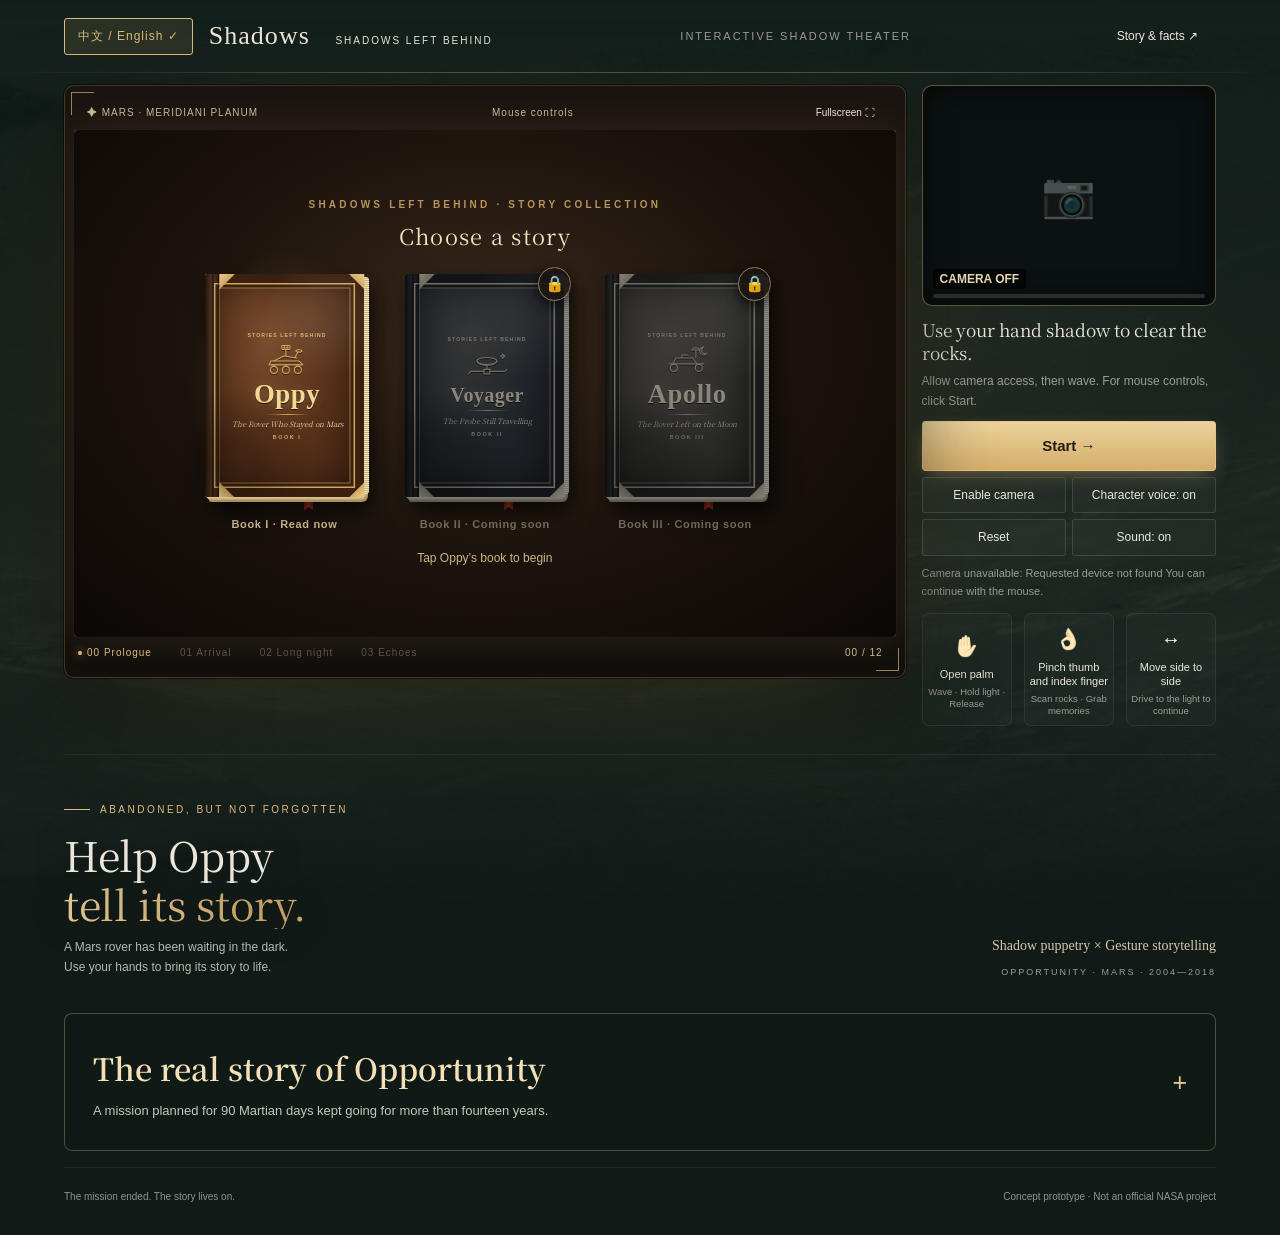
<file: index.html>
<!doctype html>
<html lang="zh-CN"><meta charset="utf-8"><meta name="viewport" content="width=device-width,initial-scale=1"><title>余影 · Shadows Left Behind</title><link rel="stylesheet" href="style.css?v=20261115-rec5">
<body><header><div class="header-left"><button id="language" type="button" aria-label="Switch to English">中文 / English</button><a class="brand" href="#">余影 <span>SHADOWS LEFT BEHIND</span></a></div><span class="edition">交互皮影实验 / 001</span><button id="about">作品与史实 ↗</button></header>
<main><div class="play">
<section class="theater"><div class="stage-top"><span>✦ 火星 · 子午线高原</span><span id="mode">鼠标模式 · 移动鼠标操偶</span><button id="fullscreen">全屏舞台 ⛶</button></div><div class="screen" id="screen"><canvas id="stage" aria-label="机遇号互动皮影舞台"></canvas><div class="act-label" id="act-label">序幕 / 等待一双手</div><div class="stage-hint" id="stage-hint">移动鼠标，让皮影跟随你 · 点击「开始故事」</div><figure id="nasa-record" hidden>
 <img id="nasa-photo" alt="">
 <figcaption><strong id="nasa-title"></strong><span id="nasa-detail"></span><a id="nasa-source" target="_blank" rel="noopener"></a></figcaption>
</figure><div id="act-curtain" aria-hidden="true"></div><section id="cam-card" aria-labelledby="cam-card-title"><span class="cam-card-icon" aria-hidden="true">📷</span><h2 id="cam-card-title"></h2><p id="cam-card-text"></p><p id="cam-card-privacy"></p><div class="cam-card-actions"><button type="button" class="primary" id="cam-card-on"></button><button type="button" id="cam-card-mouse"></button></div></section><div id="gesture-coach" hidden><span id="coach-hand" aria-hidden="true"></span><span id="coach-text"></span><small id="coach-hint" hidden></small></div><section id="evidence" aria-labelledby="evidence-title" hidden>
<h2 id="evidence-title"></h2><p id="evidence-note"></p>
<div id="evidence-options"><button type="button" id="evidence-a"></button><button type="button" id="evidence-b"></button><button type="button" id="evidence-c"></button></div>
<i id="evidence-cursor" aria-hidden="true" hidden></i><p id="evidence-feedback" role="status"></p><button type="button" class="primary" id="evidence-next" hidden></button>
</section><section id="storybook" aria-labelledby="sb-title"><div class="sb-rays" aria-hidden="true"></div><div class="sb-dust" id="sb-dust" aria-hidden="true"></div><div class="sb-inner">
 <p class="sb-eyebrow" id="sb-eyebrow"></p><h2 class="sb-title" id="sb-title"></h2>
 <div class="sb-shelf" id="sb-shelf"></div>
 <p class="sb-hint" id="sb-hint" role="status"></p>
</div><div class="sb-sparks" id="sb-sparks" aria-hidden="true"></div><div class="sb-flash" aria-hidden="true"></div></section><div class="caption"><span id="speaker">OPPORTUNITY / 机遇号</span><p id="line" aria-live="polite">如果你能听见，请借我一点光。</p></div><div id="ending" hidden><span>ABANDONED, BUT NOT FORGOTTEN</span><h2>我留在了火星。<br>我的故事，抵达了你。</h2><p>谢谢你，成为这一次的操偶人。</p><i id="ending-hand-cursor" class="photo-dwell-cursor" aria-hidden="true" hidden></i><p id="ending-hand-hint" hidden></p><div class="ending-actions"><button class="primary" id="photo-open">和 Oppy 合照</button><button id="again">再讲一次 ↺</button></div></div>
<dialog id="photo-dialog" aria-labelledby="photo-title">
 <h2 id="photo-title">和 Oppy 合照</h2>
 <p id="photo-note"></p>
 <div id="photo-live" hidden><canvas id="photo-stage" width="640" height="340"></canvas><video id="photo-video" autoplay playsinline muted></video></div>
 <button type="button" id="photo-envelope" hidden aria-controls="oppy-letter" aria-expanded="false">
 <span class="envelope-art" aria-hidden="true"><i></i></span><span id="envelope-label"></span>
</button>
<article id="oppy-letter" hidden>
 <h3 id="letter-greeting"></h3><p id="letter-body"></p><p id="letter-signature"></p>
 <canvas id="photo-result" width="1280" height="680" hidden></canvas>
</article>
 <i id="photo-hand-cursor" class="photo-dwell-cursor" aria-hidden="true" hidden></i><p id="photo-status" role="status"></p>
 <div class="photo-actions"><button type="button" id="photo-camera"></button><button type="button" class="primary" id="photo-take" hidden></button><button type="button" id="photo-save" hidden></button><button type="button" id="photo-close"></button></div>
</dialog></div><div class="stage-bottom"><div class="acts"><span class="active">00 序幕</span><span>01 初见</span><span>02 长夜</span><span>03 回响</span></div><span id="progress">等待开场</span></div></section>
<section class="console"><div class="controls"><p class="eyebrow">YOUR HANDS, THEIR VOICE / 你的手，它的声音</p><h2 id="instruction">从一双手开始。</h2><p id="help">跟着舞台提示挥手、捏合和开到亮点。也可以使用鼠标。</p><div class="buttons"><button class="primary" id="start">开始故事 →</button><button id="camera">启用相机</button><button id="voice" aria-pressed="false">旁白：关</button><button id="reset">重置</button></div><p id="status" role="status">相机尚未启用 · 画面仅在本机处理</p></div><div class="gesture-guide"><div><b>✋</b><span>张开手掌<small>挥手连接 · 聚光 · 释放</small></span></div><div><b>👌</b><span>拇指与食指捏合<small>扫描岩石 · 抓取记忆</small></span></div><div><b aria-hidden="true">↔</b><span>左右移动<small>开到亮点继续</small></span></div><div class="camera-box"><video id="video" playsinline muted></video><span class="cam-live" aria-hidden="true">LIVE</span><span id="hand-status">CAMERA OFF</span><div class="meter"><i id="hold"></i></div></div></div></section>
</div>
<section class="intro"><div><p class="eyebrow">ABANDONED, BUT NOT FORGOTTEN</p><h1>借你的手，<em>让记忆再动一次。</em></h1><p class="description">一束光，一双手，一个留在火星上的探测者。<br>走近幕布，成为机遇号故事的操偶人。</p></div><div class="intro-side">数字皮影 × 手势叙事<span>OPPORTUNITY · MARS · 2004—2018</span></div></section>
<details class="mission-story">
 <summary><span><strong>机遇号的真实故事</strong><small>一趟原计划只有 90 个火星日的旅程，走了十四年多。</small></span></summary>
 <div class="mission-story-content">
  <section><h2>2004 · 出发</h2><p>2004 年 1 月，机遇号降落在火星。它的任务是观察岩石和土壤，寻找古代水活动的线索。在一块叫「最后机会」的岩石上，它拍下了细小的交错岩层，为曾有水流经过提供了证据。</p></section>
  <section><h2>2018 · 最后的信号</h2><p>2018 年，一场席卷火星的沙尘暴遮住阳光，机遇号的太阳能板能获得的能量随之下降。6 月 10 日，地球收到了它的最后一次通信。团队继续尝试联络，NASA 于 2019 年 2 月 13 日宣布任务结束。</p></section>
  <section><h2>《余影》里的 Oppy</h2><p>在我们的皮影故事里，你可以挥开石堆、带 Oppy 寻找岩石，再把它的记忆送回地球。这些相遇是虚构的。舞台上出现的火星照片来自机遇号的真实任务档案。</p></section>
  <div class="mission-story-links"><a href="https://science.nasa.gov/mission/mer-opportunity/" target="_blank" rel="noopener">NASA 机遇号任务档案 ↗</a><a href="https://science.nasa.gov/photojournal/last-chance-evidence-of-ancient-water-flow/" target="_blank" rel="noopener">查看「最后机会」岩石的真实影像 ↗</a></div>
 </div>
</details>
<footer><span>不是让它重新工作，而是让它再次被记住。</span><span>概念原型 · 非 NASA 官方项目</span></footer></main>
<dialog id="info"><button id="close">关闭 ×</button><p class="eyebrow">BEHIND THE SHADOW</p><h2>留在远方的，仍有回响。</h2><p>《余影》把传统皮影戏的幕布、关节与操偶杆转化为数字舞台。观众的手连接一件任务已经结束的太空设备，让“记住”成为一个亲自完成的动作。</p><h3>史实与虚构</h3><p>机遇号于 2004 年登陆火星，原定主要任务为 90 个火星日，实际在火星工作超过 14 年，行驶约 45.16 公里。2018 年全球性沙尘暴期间失联，最后通信日期为 2018 年 6 月 10 日；NASA 于 2019 年 2 月 13 日宣布任务结束。</p><p>本作品的第一人称台词、记忆信物及手势“唤醒”均为艺术创作，不是真实通信，也不表示探测车被实际重启。“遗弃”是对比赛主题的情感回应，不代表任务团队停止关心它。</p><a href="https://science.nasa.gov/mission/mer-opportunity/" target="_blank" rel="noopener">NASA · Opportunity 任务档案 ↗</a><h3>操作与隐私</h3><p>1.1 记忆剧场：开场左右挥手连接；第一幕对准岩石捏合 0.4 秒扫描；第二幕张手聚光，4 秒后自然进入长夜；第三幕捏合抓取记忆，移向地球，张手释放。鼠标可完成相同任务：左右移动、按住扫描、按住聚光、拖放记忆。空格推进对白，1 / 2 / 3 跳幕。旁白使用系统语音，音效由本机合成。相机仅本机处理，不录制、不上传。所有任务为艺术演绎，不是实际重启或真实通信。</p></dialog><script type="module" src="app.js?v=20261115-rec5"></script></body></html>
</file>
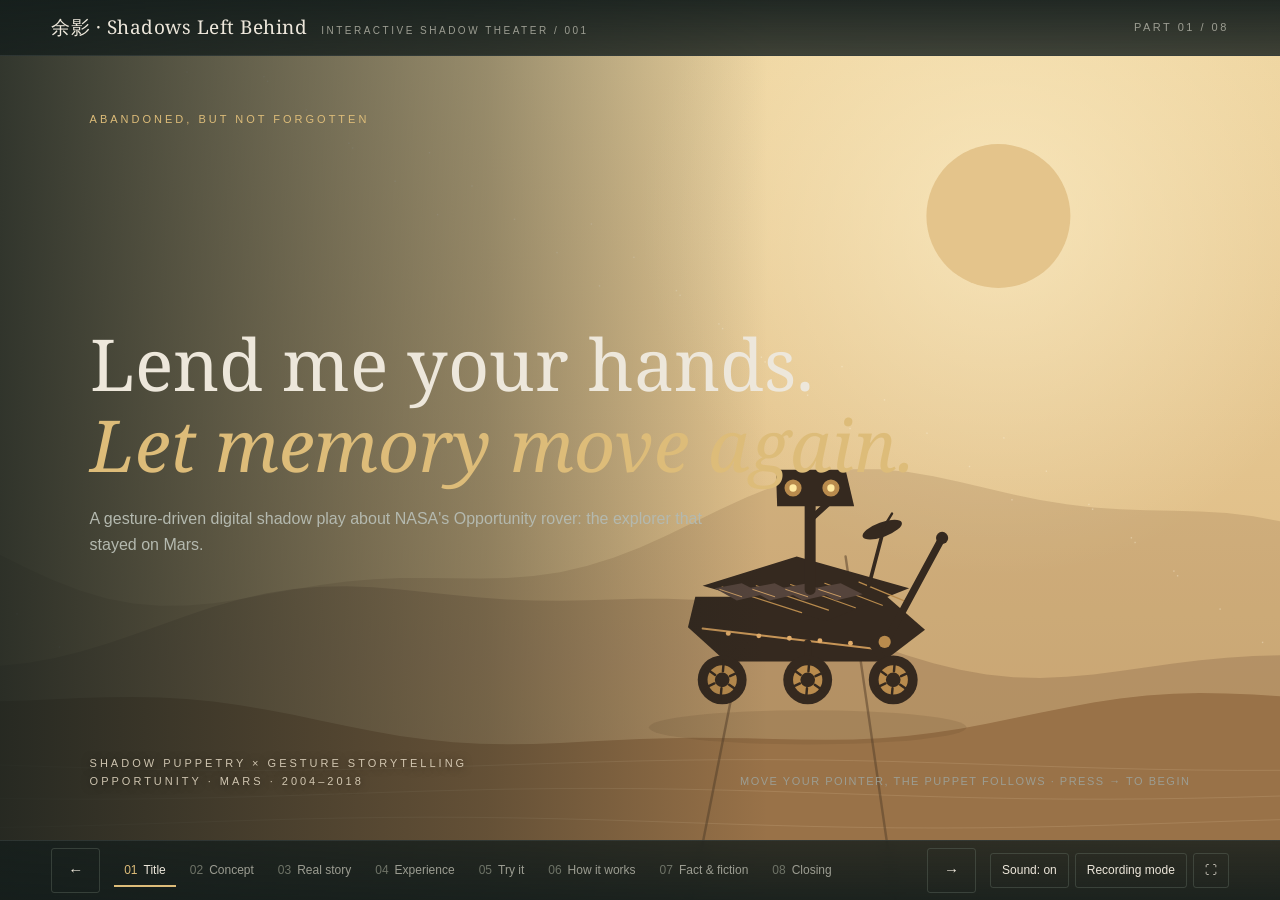
<file: intro.html>
<!doctype html>
<!--
  Shadows Left Behind · Project intro deck
  ----------------------------------------
  Open by double-clicking (no server needed). Lives next to index.html so it can use
  ./assets/nasa/*.jpg and ./audio/oppy/*.mp3.

  Keys:  ← / →  previous / next part      1–8  jump to a part
         H  recording mode (hides the nav + hints, keeps the content clean for screen capture)
         F  fullscreen      M  sound on/off
  URL:   intro.html#5 opens Part 5 directly (handy for recording one part at a time).

  To add a part: copy any <section class="part" data-title="..."> block and put it where you
  want it. The bottom nav, numbering and keyboard shortcuts are built from the sections
  automatically. Give a canvas data-draw="name" and add a function to DRAW to animate it.
-->
<html lang="en">
<head>
<meta charset="utf-8">
<meta name="viewport" content="width=device-width,initial-scale=1">
<title>Shadows Left Behind · Intro</title>
<link rel="preconnect" href="https://fonts.googleapis.com">
<link href="https://fonts.googleapis.com/css2?family=Noto+Serif:ital,wght@0,400;0,600;1,400&display=swap" rel="stylesheet">
<style>
:root{
  --bg:#151e1c;--bg2:#1b2624;--line:#ffffff1a;--ink:#ede7db;--muted:#9c9d92;--soft:#b4b9af;
  --gold:#ddbc79;--gold-d:#b98b4d;--paper:#e9cf98;--shadow:#35291f;--water:#8fd0e0;
  --serif:"Noto Serif",Georgia,"Times New Roman",serif;--sans:Arial,"Helvetica Neue",sans-serif;
}
*{box-sizing:border-box}
html,body{height:100%;margin:0}
body{background:var(--bg);color:var(--ink);font:15px/1.65 var(--sans);overflow:hidden}
button{font:inherit;color:inherit;cursor:pointer;background:transparent;border:1px solid #65706566;border-radius:3px;padding:9px 16px}
button:hover{border-color:var(--gold);background:#ddbc7912}
button.primary{background:var(--gold);color:#1d1a14;border-color:var(--gold);font-weight:600}
button.primary:hover{background:#e8cb8d}
a{color:var(--gold)}
canvas{display:block;width:100%;height:100%;touch-action:none}

/* ---------- chrome ---------- */
.top{position:fixed;inset:0 0 auto 0;height:56px;display:flex;align-items:center;justify-content:space-between;padding:0 4%;z-index:20;border-bottom:1px solid var(--line);background:linear-gradient(#151e1cf2,#151e1cd0);backdrop-filter:blur(6px)}
.brand{font-family:var(--serif);font-size:19px;letter-spacing:.5px}
.brand small{font:10px var(--sans);letter-spacing:2.5px;color:var(--muted);margin-left:14px}
.counter{font-size:11px;letter-spacing:2.5px;color:var(--muted)}
nav{position:fixed;inset:auto 0 0 0;height:60px;display:flex;align-items:center;gap:14px;padding:0 4%;z-index:20;border-top:1px solid var(--line);background:linear-gradient(#151e1cd0,#151e1cf2);backdrop-filter:blur(6px)}
nav .pills{display:flex;gap:4px;flex:1;overflow-x:auto;scrollbar-width:none}
nav .pills::-webkit-scrollbar{display:none}
nav .pills button{border:0;padding:7px 10px;font-size:12px;color:var(--muted);white-space:nowrap}
nav .pills button b{font-weight:400;color:#6f7468;margin-right:6px}
nav .pills button.on{color:var(--ink);box-shadow:inset 0 -2px var(--gold);border-radius:0}
nav .pills button.on b{color:var(--gold)}
nav .tools{display:flex;gap:6px}
nav .tools button{padding:7px 11px;font-size:12px}
body.rec .top,body.rec nav,body.rec .hint{opacity:0;pointer-events:none}
.top,nav,.hint{transition:opacity .4s}
.toast{position:fixed;left:50%;top:70px;transform:translateX(-50%);background:#000c;border:1px solid var(--line);padding:8px 16px;border-radius:3px;font-size:12px;z-index:30;opacity:0;transition:opacity .3s;pointer-events:none}
.toast.show{opacity:1}

/* ---------- parts ---------- */
#deck{position:fixed;inset:0}
.part{position:absolute;inset:0;padding:84px 6% 84px;opacity:0;visibility:hidden;transform:translateY(14px);transition:opacity .7s ease,transform .7s ease,visibility 0s .7s;overflow-y:auto}
.part.on{opacity:1;visibility:visible;transform:none;transition:opacity .7s ease,transform .7s ease}
body.rec .part{padding-top:44px;padding-bottom:44px}
.inner{max-width:1280px;margin:0 auto;min-height:100%;display:flex;flex-direction:column;justify-content:center;gap:28px}
.tag{font-size:11px;letter-spacing:3px;color:var(--gold);text-transform:uppercase;margin:0}
.tag span{color:var(--muted)}
h1,h2,h3{font-family:var(--serif);font-weight:400;margin:0;line-height:1.25}
h2{font-size:clamp(28px,3.4vw,48px)}
h2 em{font-style:normal;color:var(--gold)}
.lead{color:var(--soft);font-size:clamp(15px,1.25vw,18px);max-width:640px;margin:0}
.hint{font-size:11px;letter-spacing:1.5px;color:var(--muted);text-transform:uppercase}
.frame{position:relative;border:1px solid #ffffff22;border-radius:8px;overflow:hidden;background:#0f1514;box-shadow:0 30px 80px #0007}
.split{display:grid;grid-template-columns:minmax(0,5fr) minmax(0,6fr);gap:48px;align-items:center}
.reveal>*{opacity:0;transform:translateY(16px);transition:opacity .8s,transform .8s}
.part.on .reveal>*{opacity:1;transform:none}
.part.on .reveal>*:nth-child(2){transition-delay:.12s}.part.on .reveal>*:nth-child(3){transition-delay:.24s}
.part.on .reveal>*:nth-child(4){transition-delay:.36s}.part.on .reveal>*:nth-child(5){transition-delay:.48s}

/* Part 1 · title */
#p-title{padding:0}
#p-title canvas{position:absolute;inset:0}
#p-title .over{position:absolute;inset:0;padding:110px 7% 110px;display:flex;flex-direction:column;justify-content:space-between;pointer-events:none;background:linear-gradient(90deg,#151e1cdd 0%,#151e1c66 38%,#151e1c00 60%)}
#p-title h1{font-size:clamp(38px,5.6vw,84px);line-height:1.12}
#p-title h1 em{display:block;color:var(--gold);font-style:italic}
#p-title .sub{display:flex;justify-content:space-between;align-items:end;gap:20px;flex-wrap:wrap}
#p-title .meta{font-size:11px;letter-spacing:3px;color:#f4e9d2cc;text-transform:uppercase;text-shadow:0 1px 8px #0008}
body.rec #p-title .over{padding-top:60px;padding-bottom:60px}

/* Part 2 · concept */
.pillars{display:grid;gap:14px;margin:0;padding:0;list-style:none}
.pillars li{display:grid;grid-template-columns:44px 1fr;gap:14px;padding:14px 0;border-top:1px solid var(--line)}
.pillars b{font-family:var(--serif);font-size:22px;color:var(--gold);font-weight:400}
.pillars strong{display:block;font-weight:600}
.pillars span{color:var(--soft);font-size:14px}
#lamp-frame{aspect-ratio:4/3}
.readout{position:absolute;left:16px;bottom:14px;right:16px;display:flex;justify-content:space-between;font-size:11px;letter-spacing:2px;color:#f6e7c9;text-transform:uppercase;text-shadow:0 1px 6px #000;pointer-events:none}

/* Part 3 · real story */
.stats{display:grid;grid-template-columns:repeat(3,1fr);gap:0;border-top:1px solid var(--line);border-bottom:1px solid var(--line)}
.stat{padding:18px 18px 18px 0}
.stat+.stat{padding-left:22px;border-left:1px solid var(--line)}
.stat b{display:block;font-family:var(--serif);font-weight:400;font-size:clamp(30px,3.6vw,52px);color:var(--gold);line-height:1.1}
.stat span{font-size:12px;color:var(--muted);letter-spacing:1px}
.bars{display:grid;gap:8px;font-size:12px;color:var(--muted)}
.bar{display:grid;grid-template-columns:110px 1fr;align-items:center;gap:12px}
.bar i{display:block;height:10px;background:#ffffff10;border-radius:2px;overflow:hidden}
.bar i::after{content:"";display:block;height:100%;width:var(--w);background:var(--gold);transform-origin:left;transform:scaleX(0);transition:transform 2.2s cubic-bezier(.2,.7,.2,1) .4s}
.bar.plan i::after{background:#e9cf98;min-width:3px}
.part.on .bar i::after{transform:scaleX(1)}
.timeline{display:grid;grid-template-columns:repeat(6,1fr);position:relative;margin-top:6px}
.timeline::before{content:"";position:absolute;left:0;right:0;top:11px;height:1px;background:#ffffff30}
.timeline button{border:0;padding:0 8px 0 0;text-align:left;background:none;position:relative}
.timeline button::before{content:"";display:block;width:11px;height:11px;border-radius:50%;background:var(--bg);border:2px solid #8a8c80;margin:5px 0 12px;transition:.3s}
.timeline button.on::before{background:var(--gold);border-color:var(--gold);box-shadow:0 0 0 6px #ddbc7926}
.timeline button small{display:block;font-size:11px;letter-spacing:1.5px;color:var(--muted)}
.timeline button span{display:block;font-family:var(--serif);font-size:15px;line-height:1.35}
.timeline button.on span{color:var(--gold)}
.moment{display:grid;grid-template-columns:minmax(0,1fr) minmax(0,1.1fr);gap:28px;align-items:center;min-height:250px}
.moment .pic{position:relative;height:250px;border-radius:6px;overflow:hidden;background:#0d1211;border:1px solid var(--line);display:grid;place-items:center}
.moment .pic img{width:100%;height:100%;object-fit:cover;filter:sepia(.25) contrast(1.05);animation:fade .6s}
.moment .pic .big{font-family:var(--serif);font-size:clamp(40px,5vw,72px);color:var(--gold);animation:fade .6s;text-align:center;line-height:1.1}
.moment .pic .big small{display:block;font:12px var(--sans);letter-spacing:3px;color:var(--muted);margin-top:10px}
.moment h3{font-size:clamp(20px,2vw,28px);margin-bottom:10px}
.moment p{color:var(--soft);margin:0 0 12px}
.credit{font-size:11px;color:var(--muted);letter-spacing:.5px}
@keyframes fade{from{opacity:0}to{opacity:1}}

/* Part 4 · chapters */
.chapters{display:grid;grid-template-columns:repeat(5,1fr);gap:12px}
.chapter{position:relative;border:1px solid #ffffff1f;border-radius:6px;padding:18px 16px 16px;min-height:300px;display:flex;flex-direction:column;gap:10px;text-align:left;overflow:hidden;color:#2a2018;transition:transform .3s,box-shadow .3s}
.chapter:hover,.chapter.on{transform:translateY(-4px);box-shadow:0 18px 40px #0008;border-color:transparent}
.chapter .no{font-size:11px;letter-spacing:2.5px;opacity:.7}
.chapter h3{font-size:22px}
.chapter .g{font-size:30px;line-height:1}
.chapter p{margin:0;font-size:13px;line-height:1.55}
.chapter .play{margin-top:auto;font-size:12px;letter-spacing:1px;font-weight:600;display:flex;align-items:center;gap:8px}
.chapter .play::before{content:"";width:0;height:0;border-left:8px solid currentColor;border-top:5px solid transparent;border-bottom:5px solid transparent}
.chapter.playing .play::before{width:8px;height:10px;border:0;border-left:3px solid currentColor;border-right:3px solid currentColor}
.chapter::after{content:"";position:absolute;left:0;right:0;bottom:0;height:3px;background:#2a2018;transform:scaleX(0);transform-origin:left}
.chapter.playing::after{animation:playbar var(--dur,6s) linear forwards}
@keyframes playbar{to{transform:scaleX(1)}}
.quote{min-height:64px;font-family:var(--serif);font-size:clamp(17px,1.6vw,23px);color:var(--ink);border-left:2px solid var(--gold);padding:4px 0 4px 18px;font-style:italic}
.quote small{display:block;font:11px var(--sans);letter-spacing:2px;color:var(--muted);font-style:normal;margin-top:6px;text-transform:uppercase}

/* Part 5 · demo */
.tabs{display:flex;gap:8px;flex-wrap:wrap}
.tabs button{font-size:13px}
.tabs button.on{border-color:var(--gold);color:var(--gold);background:#ddbc7914}
#demo-frame{aspect-ratio:21/9;max-height:56vh;cursor:grab}
#demo-frame:active{cursor:grabbing}
.demo-ui{position:absolute;inset:0;pointer-events:none;display:flex;flex-direction:column;justify-content:space-between;padding:16px 18px}
.demo-ui .row{display:flex;justify-content:space-between;align-items:start;gap:10px}
.chip{background:#2a2018d9;color:#f5e6c8;font-size:12px;letter-spacing:1px;padding:6px 11px;border-radius:3px}
.chip.cam{background:#ffffffd9;color:#2a2018}
.subtitle{align-self:center;background:#2a2018e6;color:#f8ecd4;font-family:var(--serif);font-size:clamp(14px,1.5vw,20px);padding:8px 18px;border-radius:3px;max-width:86%;text-align:center;opacity:0;transform:translateY(8px);transition:.5s}
.subtitle.show{opacity:1;transform:none}
.demo-bar{display:flex;justify-content:space-between;align-items:center;gap:12px;flex-wrap:wrap}

/* Part 6 · how */
.pipe{display:grid;grid-template-columns:repeat(5,1fr);gap:0;counter-reset:s}
.pipe button{border:0;border-top:1px solid #ffffff30;border-radius:0;padding:16px 14px 6px 0;text-align:left;position:relative}
.pipe button::before{counter-increment:s;content:"0" counter(s);display:block;font-size:11px;letter-spacing:2px;color:var(--muted);margin-bottom:6px}
.pipe button::after{content:"→";position:absolute;right:12px;top:14px;color:#6f7468}
.pipe button:last-child::after{content:""}
.pipe button.on{border-top:2px solid var(--gold);background:none}
.pipe button.on::before{color:var(--gold)}
.pipe button strong{display:block;font-family:var(--serif);font-weight:400;font-size:18px}
.pipe button span{font-size:12px;color:var(--muted)}
.how-detail{display:grid;grid-template-columns:minmax(0,1.2fr) minmax(0,1fr);gap:36px;align-items:center}
.how-detail .txt{min-height:150px}
.how-detail h3{font-size:24px;margin-bottom:8px}
.how-detail p{color:var(--soft);margin:0 0 10px}
.how-detail ul{margin:0;padding-left:18px;color:var(--soft);font-size:14px}
#hand-frame{aspect-ratio:16/10}
.vocab{display:grid;grid-template-columns:repeat(3,1fr);gap:12px}
.vocab div{border:1px solid var(--line);border-radius:5px;padding:12px 14px;display:grid;grid-template-columns:36px 1fr;gap:10px;align-items:center}
.vocab b{font-size:24px;text-align:center}
.vocab strong{display:block;font-size:14px}
.vocab small{color:var(--muted);font-size:12px}

/* Part 7 · fact & fiction */
.ff{display:grid;grid-template-columns:1fr 1fr;gap:20px}
.ff section{border:1px solid var(--line);border-radius:6px;padding:22px 24px;transition:opacity .4s,border-color .4s}
.ff h3{font-size:22px;margin-bottom:12px;display:flex;align-items:center;gap:10px}
.ff h3 i{font:11px var(--sans);font-style:normal;letter-spacing:2px;padding:3px 8px;border-radius:2px}
.ff .fact h3 i{background:#8fd0e026;color:var(--water)}
.ff .fiction h3 i{background:#ddbc7926;color:var(--gold)}
.ff ul{margin:0;padding:0;list-style:none;display:grid;gap:10px}
.ff li{padding-left:18px;position:relative;color:var(--soft)}
.ff li::before{content:"";position:absolute;left:0;top:.7em;width:7px;height:1px;background:currentColor}
.ff li strong{color:var(--ink);font-weight:600}
.ff[data-focus="fact"] .fiction,.ff[data-focus="fiction"] .fact{opacity:.28}
.ff[data-focus="fact"] .fact{border-color:#8fd0e066}
.ff[data-focus="fiction"] .fiction{border-color:#ddbc7966}
.privacy{display:grid;grid-template-columns:repeat(4,1fr);gap:12px}
.privacy div{border-top:1px solid var(--line);padding-top:12px;font-size:13px;color:var(--soft)}
.privacy strong{display:block;color:var(--ink);font-size:14px;margin-bottom:2px}

/* Part 8 · closing */
#p-end{padding:0}
#p-end canvas{position:absolute;inset:0}
#p-end .over{position:absolute;inset:0;display:flex;flex-direction:column;align-items:center;justify-content:center;text-align:center;gap:22px;padding:90px 6%;pointer-events:none}
#p-end .over>*{pointer-events:auto}
#p-end h2{font-size:clamp(30px,4.4vw,64px);text-shadow:0 2px 20px #000a}
#p-end .lead{margin:0 auto;text-align:center}
#p-end .cta{display:flex;gap:10px;flex-wrap:wrap;justify-content:center}
#p-end .cta a{text-decoration:none}
#p-end .over{overflow-y:auto}
#p-end .credits{margin-top:18px;font-size:11px;color:#8d917f;letter-spacing:.5px;line-height:1.8;max-width:900px;text-shadow:0 1px 6px #000}

@media (max-width:900px){
  body{overflow:auto}
  .split,.moment,.how-detail,.ff{grid-template-columns:1fr;gap:22px}
  .chapters{grid-template-columns:1fr 1fr}
  .chapter{min-height:210px}
  .pipe{grid-template-columns:1fr 1fr}
  .vocab,.privacy{grid-template-columns:1fr 1fr}
  .timeline{grid-template-columns:repeat(3,1fr);row-gap:14px}
  .timeline::before{display:none}
  #demo-frame{aspect-ratio:4/3;max-height:none}
  .part{padding:72px 16px 76px}
  .brand small,.counter{display:none}
  nav{gap:6px;padding:0 10px}
  nav .tools button.opt{display:none}
}
@media (max-width:520px){
  .chapters,.vocab,.privacy,.stats{grid-template-columns:1fr}
  .stat+.stat{border-left:0;padding-left:0;border-top:1px solid var(--line)}
}
</style>
</head>
<body>

<header class="top">
  <div class="brand">余影 · Shadows Left Behind<small>INTERACTIVE SHADOW THEATER / 001</small></div>
  <div class="counter" id="counter">PART 01 / 08</div>
</header>

<main id="deck">

<!-- ============ PART 1 · TITLE ============ -->
<section class="part" id="p-title" data-title="Title">
  <canvas data-draw="title" aria-label="Opportunity shadow puppet following the pointer"></canvas>
  <div class="over">
    <p class="tag">Abandoned, but not forgotten</p>
    <div>
      <h1>Lend me your hands.<em>Let memory move again.</em></h1>
      <p class="lead" style="margin-top:22px">A gesture-driven digital shadow play about NASA's Opportunity rover: the explorer that stayed on Mars.</p>
    </div>
    <div class="sub">
      <span class="meta">Shadow puppetry × gesture storytelling<br>Opportunity · Mars · 2004–2018</span>
      <span class="hint">Move your pointer, the puppet follows · Press → to begin</span>
    </div>
  </div>
</section>

<!-- ============ PART 2 · CONCEPT ============ -->
<section class="part" data-title="Concept">
  <div class="inner split">
    <div class="reveal" style="display:grid;gap:22px">
      <p class="tag">Part 02 <span>/ The idea</span></p>
      <h2>An old art form <em>for a robot we left behind.</em></h2>
      <p class="lead">Chinese shadow puppetry has three parts: a lit screen, a jointed puppet and the rods that move it. <i>Shadows Left Behind</i> keeps all three and adds one change. Your hand becomes the rod.</p>
      <ul class="pillars">
        <li><b>幕</b><div><strong>The screen</strong><span>A Canvas-drawn Martian stage, lit like oiled paper.</span></div></li>
        <li><b>偶</b><div><strong>The puppet</strong><span>Opportunity drawn as a jointed silhouette, still on its rods.</span></div></li>
        <li><b>手</b><div><strong>The hands</strong><span>Your camera-tracked gestures move the story. Remembering becomes something you do.</span></div></li>
      </ul>
    </div>
    <div class="reveal">
      <div class="frame" id="lamp-frame">
        <canvas data-draw="lamp" aria-label="Shadow screen demo: move to change the puppet's distance from the screen"></canvas>
        <div class="readout"><span id="lamp-read">Puppet close to the screen · sharp shadow</span><span class="hint" style="color:#f6e7c9aa">Move up / down</span></div>
      </div>
    </div>
  </div>
</section>

<!-- ============ PART 3 · THE REAL STORY ============ -->
<section class="part" data-title="Real story">
  <div class="inner">
    <div class="reveal" style="display:grid;gap:14px">
      <p class="tag">Part 03 <span>/ The real Opportunity</span></p>
      <h2>Built for <em>90 days.</em> It kept going for <em>14 years.</em></h2>
    </div>
    <div class="reveal" style="display:grid;gap:18px">
      <div class="stats">
        <div class="stat"><b data-count="90">0</b><span>MARTIAN DAYS PLANNED</span></div>
        <div class="stat"><b data-count="14" data-suffix="+">0</b><span>YEARS ACTUALLY WORKING</span></div>
        <div class="stat"><b data-count="45.16" data-dec="2" data-prefix="~" data-suffix=" km">0</b><span>DRIVEN ACROSS MARS</span></div>
      </div>
      <div class="bars">
        <div class="bar plan"><span>Planned · 90 sols</span><i style="--w:1.8%"></i></div>
        <div class="bar"><span>Actual · 2004–2018</span><i style="--w:100%"></i></div>
      </div>
    </div>
    <div class="reveal" style="display:grid;gap:22px">
      <div class="timeline" id="timeline"></div>
      <div class="moment" id="moment"></div>
    </div>
  </div>
</section>

<!-- ============ PART 4 · THE EXPERIENCE ============ -->
<section class="part" data-title="Experience">
  <div class="inner">
    <div class="reveal" style="display:grid;gap:14px">
      <p class="tag">Part 04 <span>/ The experience</span></p>
      <h2>Four acts, thirteen scenes, <em>one pair of hands.</em></h2>
      <p class="lead">Each act gives the audience a different gesture and a different job. Click a card to hear Oppy.</p>
    </div>
    <div class="chapters reveal" id="chapters"></div>
    <div class="quote" id="quote">“If you can hear me, lend me a little light.”<small>Click a chapter to play its voice line</small></div>
  </div>
</section>

<!-- ============ PART 5 · TRY IT ============ -->
<section class="part" data-title="Try it">
  <div class="inner">
    <div class="reveal" style="display:grid;gap:14px">
      <p class="tag">Part 05 <span>/ Try it</span></p>
      <h2>Three moments, <em>playable with a mouse.</em></h2>
      <p class="lead">The full piece uses your camera. These short versions use your pointer, so you can feel how each act plays.</p>
    </div>
    <div class="reveal" style="display:grid;gap:14px">
      <div class="demo-bar">
        <div class="tabs" id="demo-tabs">
          <button class="on" data-mode="0">① Wave away the rocks</button>
          <button data-mode="1">② Scan for water</button>
          <button data-mode="2">③ Carry memories home</button>
        </div>
        <button id="demo-reset">Reset ↺</button>
      </div>
      <div class="frame" id="demo-frame">
        <canvas data-draw="demo" id="demo-canvas" aria-label="Interactive mini demo"></canvas>
        <div class="demo-ui">
          <div class="row"><span class="chip" id="demo-task">Sweep side to side to clear the rocks</span><span class="chip cam" id="demo-cam">With camera: open palm, wave left–right</span></div>
          <div class="subtitle" id="demo-sub"></div>
        </div>
      </div>
    </div>
  </div>
</section>

<!-- ============ PART 6 · HOW IT WORKS ============ -->
<section class="part" data-title="How it works">
  <div class="inner">
    <div class="reveal" style="display:grid;gap:14px">
      <p class="tag">Part 06 <span>/ How it works</span></p>
      <h2>From a camera frame <em>to a moving shadow.</em></h2>
    </div>
    <div class="pipe reveal" id="pipe"></div>
    <div class="how-detail reveal">
      <div class="txt" id="pipe-detail"></div>
      <div class="frame" id="hand-frame"><canvas data-draw="hand" aria-label="Hand landmark skeleton switching between open palm and pinch"></canvas>
        <div class="readout"><span id="hand-read">21 landmarks · open palm</span><span>Runs in the browser</span></div></div>
    </div>
    <div class="vocab reveal">
      <div><b>✋</b><span><strong>Open palm</strong><small>Wave to connect · hold the light · release a memory</small></span></div>
      <div><b>👌</b><span><strong>Pinch</strong><small>Scan a rock · pick up a memory</small></span></div>
      <div><b>↔</b><span><strong>Move</strong><small>Guide Oppy across Mars to the beacon</small></span></div>
    </div>
  </div>
</section>

<!-- ============ PART 7 · FACT & FICTION ============ -->
<section class="part" data-title="Fact & fiction">
  <div class="inner">
    <div class="reveal" style="display:grid;gap:14px">
      <p class="tag">Part 07 <span>/ Honest storytelling</span></p>
      <h2>What really happened, <em>and what we imagined.</em></h2>
      <div class="tabs" id="ff-tabs"><button class="on" data-f="">Show both</button><button data-f="fact">Facts only</button><button data-f="fiction">Fiction only</button></div>
    </div>
    <div class="ff reveal" id="ff">
      <section class="fact"><h3>History <i>FACT</i></h3><ul>
        <li><strong>2004:</strong> Opportunity lands on Mars for a planned primary mission of 90 Martian days.</li>
        <li><strong>Last Chance rock:</strong> fine layers at different angles in the rock suggest that water once flowed there.</li>
        <li><strong>14+ years, ~45.16 km:</strong> how long it actually worked and how far it drove.</li>
        <li><strong>June 10, 2018:</strong> last communication, during a planet-wide dust storm.</li>
        <li><strong>February 13, 2019:</strong> NASA declares the mission complete.</li>
        <li>The NASA photographs shown on stage come from the real mission archive.</li>
      </ul></section>
      <section class="fiction"><h3>Story <i>FICTION</i></h3><ul>
        <li><strong>Oppy's first-person voice</strong> is written for the stage. It is not a real transmission.</li>
        <li><strong>The “awakening”</strong> is a theatre metaphor. Nothing restarts the real rover.</li>
        <li><strong>Meeting you</strong>, the memory keepsakes and the photo together are invented moments.</li>
        <li><strong>“Abandoned”</strong> answers the competition theme emotionally. The mission team never stopped caring.</li>
        <li>The voice is neural text-to-speech, not an actor's recording.</li>
      </ul></section>
    </div>
    <div class="privacy reveal">
      <div><strong>Local only</strong>Camera frames are processed on the device.</div>
      <div><strong>Nothing recorded</strong>No video is stored or uploaded.</div>
      <div><strong>Works offline</strong>The hand model and voice clips ship with the project.</div>
      <div><strong>Mouse fallback</strong>Every act can be finished without a camera.</div>
    </div>
  </div>
</section>

<!-- ============ PART 8 · CLOSING ============ -->
<section class="part" id="p-end" data-title="Closing">
  <canvas data-draw="end" aria-label="Memory lights rising from Mars to Earth"></canvas>
  <div class="over">
    <p class="tag">Abandoned, but not forgotten</p>
    <h2>“I'm still here on Mars.<br>But my story made it <em>all the way to you.</em>”</h2>
    <p class="lead">Not to make it work again, but to make it remembered again.</p>
    <div class="cta">
      <a href="index.html"><button class="primary">Open the full experience →</button></a>
      <button id="replay">Watch from the start ↺</button>
    </div>
    <p class="hint">For camera gestures, launch with START.bat (runs on localhost)</p>
  <div class="credits">
    Concept prototype · Not an official NASA project · Images: NASA/JPL, NASA/JPL/Cornell/ARC, NASA/JPL-Caltech/Cornell/ASU<br>
    Built with HTML · CSS · Canvas · JavaScript · MediaPipe Hand Landmarker · Voice: Microsoft neural TTS via edge-tts
  </div>
  </div>
</section>

</main>

<nav aria-label="Parts">
  <button id="prev" aria-label="Previous part">←</button>
  <div class="pills" id="pills"></div>
  <button id="next" aria-label="Next part">→</button>
  <div class="tools">
    <button id="sound" title="M">Sound: on</button>
    <button id="rec" class="opt" title="H">Recording mode</button>
    <button id="fs" class="opt" title="F">⛶</button>
  </div>
</nav>
<div class="toast" id="toast"></div>

<script>
'use strict';
const $=s=>document.querySelector(s), $$=s=>[...document.querySelectorAll(s)];
const clamp=(v,a,b)=>Math.max(a,Math.min(b,v)), lerp=(a,b,k)=>a+(b-a)*k;

/* ---------------- shared data ---------------- */
// Palettes match the four acts in the full piece (app.js stagePalettes).
const PAL=[
 ['#f0d7a2','#d7b17a','#997248','#8b674238','#74533844','#e4c48b'],
 ['#f4c397','#cf8d64','#8b5142','#a24e3d64','#713b3061','#f1ce99'],
 ['#b8a48a','#8e7a6a','#65544f','#5b555773','#4a3d406e','#b8aa99'],
 ['#c5d6cc','#8ea9a2','#586f76','#3a596660','#334b566d','#d2e4cf']
];
const VOICE={ // English clips from audio/oppy/manifest.json
 2:['audio/oppy/en-02-hello.mp3'],3:['audio/oppy/en-03-polished.mp3'],4:['audio/oppy/en-04-polished.mp3'],
 5:['audio/oppy/en-05-polished.mp3'],6:['audio/oppy/en-06-polished.mp3'],7:['audio/oppy/en-07-polished.mp3'],
 9:['audio/oppy/en-09-polished.mp3'],10:['audio/oppy/en-10-polished.mp3'],11:['audio/oppy/en-11-polished.mp3'],
 12:['audio/oppy/en-12-polished.mp3']
};
const LINES={
 2:"Mmm... I've been asleep for ages. Wait, is someone there? Oh, hello! I'm Opportunity. You can call me Oppy.",
 3:"See that glow? Take me over there. Let's have a look!",
 4:"Move me next to a rock. Pinch your thumb and index finger together and hold for a moment to scan it.",
 5:"You found it! Water once flowed here. I was supposed to work for 90 Martian days. I kept going for more than fourteen years.",
 6:"In 2018, a dust storm blocked out the Sun. Can you help me hold on to a little light?",
 7:"Just a little longer. I want one last look.",
 9:"My last message reached Earth on June 10, 2018. NASA ended my mission the following year.",
 10:"You're still here. Will you take my memories back to Earth?",
 11:"I remember exploring, keeping going when it got hard, and meeting you.",
 12:"I'm still here on Mars. But my story made it all the way to you. Thanks for remembering me."
};

/* ---------------- sound ---------------- */
let soundOn=true, audioEl=null, actx=null, playToken=0;
function stopVoice(){playToken++;if(audioEl){audioEl.pause();audioEl=null}}
function playVoice(scene,onEnd){
  stopVoice(); if(!soundOn||!VOICE[scene]){onEnd&&setTimeout(onEnd,2500);return}
  const token=playToken, list=VOICE[scene]; let i=0;
  const next=()=>{ if(token!==playToken)return; if(i>=list.length){onEnd&&onEnd();return}
    audioEl=new Audio(list[i++]); audioEl.onended=next; audioEl.onerror=next; audioEl.play().catch(next); };
  next();
}
function tone(freq=660,dur=.25,type='sine',vol=.08){
  if(!soundOn)return;
  try{actx=actx||new (window.AudioContext||window.webkitAudioContext)();const o=actx.createOscillator(),g=actx.createGain();
    o.type=type;o.frequency.value=freq;g.gain.setValueAtTime(vol,actx.currentTime);g.gain.exponentialRampToValueAtTime(.0001,actx.currentTime+dur);
    o.connect(g).connect(actx.destination);o.start();o.stop(actx.currentTime+dur)}catch{}
}
const chime=()=>{tone(784,.5);setTimeout(()=>tone(1046,.6),120)};

/* ---------------- drawing helpers ---------------- */
function P(c,pts,fill){c.fillStyle=fill;c.beginPath();pts.forEach((p,i)=>i?c.lineTo(p[0],p[1]):c.moveTo(p[0],p[1]));c.closePath();c.fill()}
function L(c,a,b,w,col){c.beginPath();c.moveTo(a[0],a[1]);c.lineTo(b[0],b[1]);c.lineWidth=w;c.strokeStyle=col;c.lineCap='round';c.stroke()}
function C(c,x,y,r,col){c.beginPath();c.arc(x,y,r,0,Math.PI*2);c.fillStyle=col;c.fill()}
function fit(cv){
  const r=cv.getBoundingClientRect(), d=Math.min(window.devicePixelRatio||1,2);
  const w=Math.max(1,Math.round(r.width)), h=Math.max(1,Math.round(r.height));
  if(cv.width!==w*d||cv.height!==h*d){cv.width=w*d;cv.height=h*d}
  const c=cv.getContext('2d'); c.setTransform(d,0,0,d,0,0); return {c,w,h};
}
// Opportunity as a jointed shadow puppet (same construction as the full piece). ~220 units wide.
function rover(c,t,px,py,s,o={}){
  const ink=o.ink||'#35291f', gold=o.gold||'#b98b4d', sil=!!o.silhouette;
  c.save();c.translate(px,py);c.scale(s,s);c.translate(0,Math.sin(t*.0014)*2);
  if(o.rods!==false){L(c,[-52,14],[-120,360],2,o.rodColor||'#59432b88');L(c,[31,-48],[90,360],2,o.rodColor||'#59432b88')}
  P(c,[[-92,-15],[65,-15],[96,12],[62,38],[-67,38],[-98,10]],ink);
  P(c,[[-86,-24],[-9,-48],[83,-22],[15,5]],ink);
  if(!sil){
    for(let i=0;i<5;i++)L(c,[-70+i*28,-23-i],[i*22-5,-2-i*2],1,gold);
    for(let k=0;k<4;k++){const f=k*27;P(c,[[-76+f,-22],[-54+f,-26],[-36+f,-17],[-58+f,-12]],'#55443c');L(c,[-72+f,-21],[-54+f,-15],.75,'#d5a569')}
    L(c,[-86,11],[58,28],1.6,'#c79557');for(let r=0;r<5;r++)C(c,-65+r*25,15+r*2,2,'#e0ab69');
  }
  L(c,[2,-21],[2,-102],9,ink);L(c,[2,-78],[25,-99],5,ink);P(c,[[-26,-119],[31,-119],[38,-89],[-25,-89]],ink);
  const eye=sil?ink:gold;C(c,-12,-104,7,eye);C(c,19,-104,7,eye);
  if(!sil){const pupil=o.glow?'#ffe9a1':ink;C(c,-12,-104,3,pupil);C(c,19,-104,3,pupil)}
  L(c,[50,-24],[61,-66],3,ink);c.beginPath();c.ellipse(61,-70,17,6,-.35,0,Math.PI*2);c.fillStyle=ink;c.fill();L(c,[61,-70],[69,-83],2,ink);
  for(let i=0;i<3;i++){const wx=-70+i*70;L(c,[wx*.75,23],[wx,49],6,ink);C(c,wx,53,20,ink);
    if(!sil){C(c,wx,53,12,gold);C(c,wx,53,6,ink);for(let j=0;j<6;j++){const a=j*Math.PI/3+(o.spin??t*.0003);L(c,[wx+Math.cos(a)*7,53+Math.sin(a)*7],[wx+Math.cos(a)*16,53+Math.sin(a)*16],2,ink)}}}
  const armY=o.wave?-50+Math.sin(t*.009)*25:4+Math.sin(t*.002)*10;
  L(c,[64,22],[110,armY],6,ink);C(c,63,22,5,sil?ink:gold);C(c,110,armY,5,ink);
  c.restore();
}
function backdrop(c,w,h,pal,t,o={}){
  const g=c.createLinearGradient(0,0,0,h);g.addColorStop(0,pal[0]);g.addColorStop(1,pal[1]);c.fillStyle=g;c.fillRect(0,0,w,h);
  if(o.stars){for(let i=0;i<120;i++){const sx=(i*97.3)%w,sy=(i*53.7)%(h*.62),a=.3+.5*Math.abs(Math.sin(t*.001+i));c.fillStyle=`rgba(255,250,235,${a})`;c.fillRect(sx,sy,i%7?1.2:2,i%7?1.2:2)}}
  if(o.sun!==false){const sx=w*(o.sunX??.78),sy=h*.24,R=Math.min(w,h)*.08;const rg=c.createRadialGradient(sx,sy,0,sx,sy,R*5);
    rg.addColorStop(0,'rgba(255,242,205,.6)');rg.addColorStop(1,'rgba(255,242,205,0)');c.fillStyle=rg;c.fillRect(0,0,w,h);C(c,sx,sy,R,pal[5])}
  const k=h/500;
  [[.6,pal[3],.00012,34],[.7,pal[4],.0002,24],[.8,pal[2],.0003,14]].forEach(([y,col,sp,amp],n)=>{
    c.beginPath();c.moveTo(0,h);for(let i=0;i<=48;i++){const x=w*i/48;c.lineTo(x,h*y+Math.sin(i/48*6+n*2.1+t*sp)*amp*k+Math.sin(i/48*17+n)*amp*.28*k)}
    c.lineTo(w,h);c.closePath();c.fillStyle=col;c.fill()});
  c.strokeStyle='rgba(255,232,195,.13)';c.lineWidth=1;
  for(let i=0;i<5;i++){c.beginPath();for(let j=0;j<=30;j++){const x=w*j/30,y=h*(.85+i*.032)+Math.sin(j/30*8+i)*3*k;j?c.lineTo(x,y):c.moveTo(x,y)}c.stroke()}
  c.fillStyle='rgba(255,246,225,.35)';for(let i=0;i<46;i++){const px=(i*137.5+t*.012*(1+i%3))%w,py=(i*71.3)%(h*.75);c.fillRect(px,py,1.4,1.4)}
}
const groundY=(w,h)=>h*.8;

/* ---------------- pointer tracking per canvas ---------------- */
const ptr=new Map(); // canvas -> {x,y,down,inside} in 0..1
$$('canvas[data-draw]').forEach(cv=>{
  const st={x:.62,y:.55,down:false,inside:false};ptr.set(cv,st);
  const upd=e=>{const r=cv.getBoundingClientRect();st.x=clamp((e.clientX-r.left)/r.width,0,1);st.y=clamp((e.clientY-r.top)/r.height,0,1);st.inside=true};
  cv.addEventListener('pointermove',upd);
  cv.addEventListener('pointerdown',e=>{upd(e);st.down=true;cv.setPointerCapture?.(e.pointerId);cv.dispatchEvent(new CustomEvent('press'))});
  cv.addEventListener('pointerup',e=>{upd(e);st.down=false;cv.dispatchEvent(new CustomEvent('release'))});
  cv.addEventListener('pointercancel',()=>st.down=false);
  cv.addEventListener('pointerleave',()=>st.inside=false);
});
// title canvas listens on the whole part (overlay covers it)
$('#p-title').addEventListener('pointermove',e=>{const st=ptr.get($('#p-title canvas'));st.x=e.clientX/innerWidth;st.y=e.clientY/innerHeight;st.inside=true});

/* ---------------- per-part animations ---------------- */
const DRAW={};
let titleX=.72,titleLift=0;
DRAW.title=(cv,t)=>{const {c,w,h}=fit(cv),p=ptr.get(cv);
  backdrop(c,w,h,PAL[0],t);
  const minX=w<900?.5:.58;
  titleX=lerp(titleX,clamp(p.x,minX,.88),.05);titleLift=lerp(titleLift,clamp((.62-p.y)*.25,0,.1),.05);
  const s=Math.min(w/1100,h/470)*(w<900?.8:1.05);
  c.fillStyle='#5a3f2526';c.beginPath();c.ellipse(titleX*w,groundY(w,h)+6*s,130*s,14*s,0,0,Math.PI*2);c.fill();
  rover(c,t,titleX*w,groundY(w,h)-75*s-titleLift*h,s,{glow:true,wave:Math.sin(t*.0006)>.6});
};

let lampD=.2;
DRAW.lamp=(cv,t)=>{const {c,w,h}=fit(cv),p=ptr.get(cv);
  // puppet distance from the screen: top = pressed against the screen (sharp), bottom = near the lamp (big, soft)
  const tgt=p.inside?clamp((p.y-.15)/.7,0,1):.3+.3*Math.sin(t*.0007);
  lampD=lerp(lampD,tgt,.06);
  c.fillStyle='#0d0f0d';c.fillRect(0,0,w,h);
  const m=w*.06,sx=m,sy=m*.8,sw=w-m*2,sh=h-m*1.6;
  const g=c.createRadialGradient(w*.5,h*.48,10,w*.5,h*.5,Math.max(sw,sh)*.7);
  g.addColorStop(0,'#f7e2b0');g.addColorStop(.6,'#e2bf80');g.addColorStop(1,'#9c7444');c.fillStyle=g;c.fillRect(sx,sy,sw,sh);
  c.strokeStyle='#3a2a1a';c.lineWidth=6;c.strokeRect(sx,sy,sw,sh);
  const px=p.inside?lerp(.3,.7,p.x):.5+.12*Math.sin(t*.0005);
  const s=Math.min(w/1100,h/470)*(1.3+lampD*1.6), blur=lampD*14, alpha=1-lampD*.45;
  c.save();c.beginPath();c.rect(sx,sy,sw,sh);c.clip();c.filter=`blur(${blur.toFixed(1)}px)`;c.globalAlpha=alpha;
  rover(c,t,px*w,h*.56,s,{silhouette:true,ink:'#21170e',rodColor:'#21170eaa'});c.restore();c.filter='none';c.globalAlpha=1;
  $('#lamp-read').textContent=lampD<.33?'Puppet close to the screen · sharp shadow':lampD<.66?'Puppet in between · softening':'Puppet near the lamp · big, soft shadow';
};

/* Part 6 hand skeleton */
const HAND_OPEN=[[.5,.9],[.38,.82],[.3,.72],[.24,.63],[.19,.55],[.42,.58],[.4,.42],[.39,.32],[.38,.23],[.5,.56],[.5,.38],[.5,.27],[.5,.17],[.58,.58],[.6,.42],[.61,.32],[.62,.24],[.65,.62],[.7,.5],[.73,.42],[.75,.35]];
const HAND_PINCH=HAND_OPEN.map(p=>p.slice());[[2,[.33,.72]],[3,[.33,.6]],[4,[.36,.49]],[6,[.41,.46]],[7,[.38,.43]],[8,[.365,.485]]].forEach(([i,v])=>HAND_PINCH[i]=v);
const BONES=[[0,1],[1,2],[2,3],[3,4],[0,5],[5,6],[6,7],[7,8],[5,9],[9,10],[10,11],[11,12],[9,13],[13,14],[14,15],[15,16],[13,17],[0,17],[17,18],[18,19],[19,20]];
DRAW.hand=(cv,t)=>{const {c,w,h}=fit(cv),p=ptr.get(cv);
  c.fillStyle='#101716';c.fillRect(0,0,w,h);
  c.strokeStyle='#ffffff0c';c.lineWidth=1;for(let x=0;x<w;x+=28){c.beginPath();c.moveTo(x,0);c.lineTo(x,h);c.stroke()}for(let y=0;y<h;y+=28){c.beginPath();c.moveTo(0,y);c.lineTo(w,y);c.stroke()}
  const k=p.down?1:(Math.sin(t*.0012)+1)/2, kk=k*k*(3-2*k);
  const S=Math.min(w,h)*.95, ox=(w-S)/2+(Math.sin(t*.0007)*.05)*S, oy=(h-S)/2+S*.02;
  const pts=HAND_OPEN.map((a,i)=>[ox+lerp(a[0],HAND_PINCH[i][0],kk)*S,oy+lerp(a[1],HAND_PINCH[i][1],kk)*S]);
  BONES.forEach(([a,b])=>L(c,pts[a],pts[b],2.5,'#ddbc79aa'));
  pts.forEach((q,i)=>C(c,q[0],q[1],i===4||i===8?6:4,i===4||i===8?'#8fd0e0':'#ede7db'));
  const d=Math.hypot(pts[4][0]-pts[8][0],pts[4][1]-pts[8][1])/S, pinch=d<.06;
  if(pinch){c.strokeStyle='#8fd0e0';c.lineWidth=2;c.beginPath();c.arc((pts[4][0]+pts[8][0])/2,(pts[4][1]+pts[8][1])/2,16+Math.sin(t*.01)*3,0,Math.PI*2);c.stroke()}
  $('#hand-read').textContent='21 landmarks · '+(pinch?'pinch detected':kk<.3?'open palm':'tracking…');
};

/* Shared paper-cut motifs (same designs as the game, app.js 1.3) */
function glow(c,x,y,r,rgb,a){if(r<=0||a<=0)return;const g=c.createRadialGradient(x,y,0,x,y,r);g.addColorStop(0,`rgba(${rgb},${a})`);g.addColorStop(.3,`rgba(${rgb},${a*.55})`);g.addColorStop(1,`rgba(${rgb},0)`);c.fillStyle=g;c.fillRect(x-r,y-r,r*2,r*2)}
const MEM_TINTS=['255,214,120','255,176,110','255,160,170'], MEM_NAMES=['Explore','Persist','Meet'];
function memIcon(c,mx,my,i,t,s){const ink='#2b2620';
  c.save();c.translate(mx,my);c.scale(s,s);c.rotate(Math.sin(t*.0018+i)*.08);c.lineJoin='round';c.lineCap='round';
  if(i===0){const rock=[[-15,8],[-17,-3],[-6,-13],[10,-10],[17,1],[13,9]];
    c.beginPath();rock.forEach(([x,y],k)=>k?c.lineTo(x,y):c.moveTo(x,y));c.closePath();c.lineWidth=4;c.strokeStyle=ink;c.stroke();c.fillStyle='#c79a68';c.fill();
    P(c,[[-17,-3],[-6,-13],[10,-10],[2,-4],[-9,-2]],'#e0b884');
    for(let r=0;r<2;r++){c.beginPath();for(let k=-11;k<=12;k++){const yy=1+r*4+Math.sin(k*.45-t*.006+r)*1.2;k===-11?c.moveTo(k,yy):c.lineTo(k,yy)}c.lineWidth=1.8;c.strokeStyle='#7fe0f5';c.stroke()}}
  else if(i===1){c.rotate(t*.0006);c.beginPath();for(let k=0;k<16;k++){const a=k*Math.PI/8,r=k%2?9:17;k?c.lineTo(Math.cos(a)*r,Math.sin(a)*r):c.moveTo(Math.cos(a)*r,Math.sin(a)*r)}c.closePath();
    c.lineWidth=3.5;c.strokeStyle=ink;c.stroke();c.fillStyle='#f3b25e';c.fill();c.beginPath();c.arc(0,0,8,0,Math.PI*2);c.fillStyle='#ffe3a3';c.fill();c.lineWidth=1.5;c.stroke();C(c,-2.5,-2.5,2.2,'#fff7e2')}
  else{const f=[[-7,-4,-10,-15],[-2,-6,-3,-18],[3,-6,4,-18],[8,-4,10,-14]];
    for(const [wd,col] of [[7.5,ink],[4.5,'#ffd9cf']]){c.strokeStyle=col;c.lineWidth=wd;for(const [a,b,d,e] of f){c.beginPath();c.moveTo(a,b);c.lineTo(d,e);c.stroke()}
      c.beginPath();c.moveTo(-8,4);c.lineTo(-16,-3);c.stroke();c.beginPath();c.ellipse(0,3,wd===7.5?11.5:10,wd===7.5?10.5:9,0,0,Math.PI*2);c.fillStyle=col;c.fill()}
    c.fillStyle='#f28b9a';c.beginPath();c.moveTo(0,8);c.bezierCurveTo(-6,3,-4,-2,0,1);c.bezierCurveTo(4,-2,6,3,0,8);c.fill()}
  c.restore()}
function memLabel(c,x,y,text,a=1){const wd=text.length*6.4+16;c.save();c.globalAlpha=a;c.fillStyle='rgba(42,29,21,.82)';c.beginPath();c.roundRect?c.roundRect(x-wd/2,y,wd,17,8):c.rect(x-wd/2,y,wd,17);c.fill();
  c.font='bold 10px Arial';c.textAlign='center';c.textBaseline='middle';c.fillStyle='#fff1cf';c.fillText(text,x,y+9);c.restore()}
const EARTH_LAND=[[[-.55,-.55],[-.2,-.62],[-.05,-.38],[-.22,-.18],[-.12,.05],[-.38,.12],[-.5,-.12],[-.68,-.25]],[[.15,-.2],[.42,-.3],[.55,-.05],[.4,.25],[.22,.55],[.08,.3],[.12,.02]],[[-.45,.4],[-.15,.35],[-.05,.55],[-.3,.68]]];
function paperEarth(c,cx,cy,R,t,active,ring=true){
  glow(c,cx,cy,R*2,'236,244,226',active?.4:.26);
  c.save();L(c,[cx+R*.15,cy+R*.95],[cx+R*1.1,cy+R*7],1.6,'#3a4a4a66');C(c,cx+R*.15,cy+R*.95,2.5,'#c9a46a');
  c.beginPath();c.arc(cx,cy,R,0,Math.PI*2);c.clip();c.fillStyle='#35667c';c.fillRect(cx-R,cy-R,R*2,R*2);C(c,cx-R*.12,cy-R*.12,R*.92,'#5d9ab0');
  const span=R*2.6,sh=(t*R*.00012)%span;for(const cp of [-span,0,span])for(const sp of EARTH_LAND)P(c,sp.map(([x,y])=>[cx+x*R+sh+cp,cy+y*R]),'#b5c99a');
  const cs=(t*R*.0002)%span;for(const cp of [-span,0,span])for(const [ox,oy,len] of [[-.7,-.75,.55],[.05,-.42,.5],[-.35,.2,.45],[.3,.72,.5]]){const x0=cx+ox*R+cs+cp,y0=cy+oy*R;P(c,[[x0,y0],[x0+len*R*.3,y0-R*.07],[x0+len*R,y0-R*.03],[x0+len*R*.85,y0+R*.05],[x0+len*R*.15,y0+R*.05]],'rgba(243,236,218,.85)')}
  P(c,[[cx+R*.35,cy-R],[cx+R,cy-R],[cx+R,cy+R],[cx-R*.2,cy+R],[cx+R*.55,cy+R*.25]],'rgba(28,48,62,.32)');c.restore();
  c.save();c.strokeStyle='#2b2620';c.lineWidth=2.5;c.beginPath();c.arc(cx,cy,R,0,Math.PI*2);c.stroke();c.strokeStyle='rgba(233,207,152,.85)';c.lineWidth=1;c.beginPath();c.arc(cx,cy,R+3,0,Math.PI*2);c.stroke();
  if(ring){c.strokeStyle=active?'rgba(251,226,170,.95)':'rgba(251,226,170,.6)';c.lineWidth=active?2:1.4;c.setLineDash([6,8]);c.lineDashOffset=-t*.02;c.beginPath();c.arc(cx,cy,R*1.5+(active?Math.sin(t*.008)*3:0),0,Math.PI*2);c.stroke();c.setLineDash([])}
  c.restore()}
/* Celebration bursts + hop (demo) */
let bursts=[],hopStart=-1e9;
function celebrate(nx,ny,big=false){const now=performance.now(),pieces=[];
  for(let k=0;k<(big?34:18);k++){const a=-Math.PI/2+(Math.random()-.5)*Math.PI*1.7,sp=(big?260:190)*(.55+Math.random()*.6);pieces.push({vx:Math.cos(a)*sp,vy:Math.sin(a)*sp,spin:(Math.random()-.5)*4,size:(big?9:7)*(.6+Math.random()*.7),tw:Math.random()*6})}
  bursts.push({nx,ny,start:now,pieces,big});if(bursts.length>8)bursts.shift();hopStart=now;
  [784,988,1175,1568].slice(0,big?4:3).forEach((f,i)=>setTimeout(()=>tone(f,.35,'triangle',.05),80+i*70))}
const hop=t=>{const k=(t-hopStart)/650;return k<0||k>1?0:Math.sin(k*Math.PI)*34*(1-k*.3)};
function drawBursts(c,w,h,t){for(let b=bursts.length-1;b>=0;b--){const B=bursts[b],age=(t-B.start)/1000,life=B.big?1.6:1.2;if(age>life){bursts.splice(b,1);continue}if(age<0)continue;
  const ox=B.nx*w,oy=B.ny*h,fade=1-age/life;c.save();c.strokeStyle=`rgba(255,244,210,${.7*fade})`;c.lineWidth=3*fade+1;c.beginPath();c.arc(ox,oy,20+age*(B.big?200:140),0,Math.PI*2);c.stroke();
  if(age<.25)glow(c,ox,oy,70*(1-age*2),'255,240,200',.6*(1-age*4));
  const star=r=>{c.beginPath();for(let k=0;k<10;k++){const a=-Math.PI/2+k*Math.PI/5,rr=k%2?r*.45:r;k?c.lineTo(Math.cos(a)*rr,Math.sin(a)*rr):c.moveTo(Math.cos(a)*rr,Math.sin(a)*rr)}c.closePath()};
  for(const p of B.pieces){const px=ox+p.vx*age,py=oy+p.vy*age+260*age*age,shine=Math.min(1,fade*1.4)*(.75+.25*Math.sin(age*18+p.tw));
    glow(c,px,py,p.size*3.2,'255,226,140',.55*shine);
    c.save();c.translate(px,py);c.rotate(p.spin*age);c.globalAlpha=shine;star(p.size);c.fillStyle='#ffe9a8';c.fill();star(p.size*.45);c.fillStyle='#fffbea';c.fill();c.restore()}c.restore()}}

/* Part 8 closing */
DRAW.end=(cv,t)=>{const {c,w,h}=fit(cv);
  backdrop(c,w,h,['#0f1820','#2c2a2c',PAL[2][2],'#3a3036aa','#2e262bcc','#d2e4cf'],t,{stars:true,sun:false});
  const ex=w*.84,ey=h*.17,R=Math.max(18,Math.min(w,h)*.045);
  paperEarth(c,ex,ey,R,t,false,false);
  const s=Math.min(w/1100,h/470)*.7, rx=w*.16, ry=groundY(w,h)-75*s;
  rover(c,t,rx,ry,s,{glow:true,rods:false,ink:'#1a1513',gold:'#6b5a44'});
  for(let i=0;i<3;i++){const ph=((t*.00009+i/3)%1),e=ph*ph*(3-2*ph);
    const x=lerp(rx+40*s,ex,e),y=lerp(ry-60*s,ey,e)-Math.sin(e*Math.PI)*h*.18,a=Math.sin(ph*Math.PI);
    glow(c,x,y,34,MEM_TINTS[i],.5*a);c.save();c.globalAlpha=a;memIcon(c,x,y,i,t,1.1*(1-e*.4));c.restore()}
};

/* ---------------- Part 3 · timeline ---------------- */
const MOMENTS=[
 {d:'JAN 2004',t:'Landing',h:'Arriving at Meridiani Planum',p:'Opportunity lands on Mars. Its job is to read the rocks and soil for signs of ancient water, over a planned primary mission of 90 Martian days.',big:['Sol 1','MERIDIANI PLANUM']},
 {d:'MAR 2, 2004',t:'Last Chance',h:'Evidence of flowing water',p:'On a rock called “Last Chance”, fine layers lie at different angles. They suggest that water once flowed across this place.',img:'assets/nasa/last-chance-rock.jpg',cr:'PIA05625 · NASA/JPL/Cornell/ARC'},
 {d:'JUL 26, 2004',t:'Its own shadow',h:'Opportunity photographs its shadow',p:'At Endurance Crater, the rover catches its own long shadow on the ground. This image inspired the shadow-puppet idea.',img:'assets/nasa/opportunity-shadow.jpg',cr:'PIA06739 · NASA/JPL'},
 {d:'2004 – 2018',t:'Keeps going',h:'Fourteen years, ~45.16 km',p:'Ninety days became more than fourteen years. It went far beyond the plan, one drive at a time.',big:['14+ yrs','~45.16 KM DRIVEN']},
 {d:'JUN 10, 2018',t:'Last message',h:'The last image it sent',p:'A planet-wide dust storm blocks out the Sun and the solar panels lose power. This incomplete frame was its last transmission.',img:'assets/nasa/opportunity-last-message.jpg',cr:'PIA22929 · NASA/JPL-Caltech/Cornell/ASU'},
 {d:'FEB 13, 2019',t:'Mission complete',h:'Earth stops waiting',p:'The team keeps calling for months. NASA then declares the mission complete. Opportunity stays on Mars.',big:['2019','MISSION COMPLETE']}
];
let momentI=0;
function showMoment(i){momentI=i;$$('#timeline button').forEach((b,j)=>b.classList.toggle('on',j===i));const m=MOMENTS[i];
  $('#moment').innerHTML=`<div class="pic">${m.img?`<img src="${m.img}" alt="${m.h}">`:`<div class="big">${m.big[0]}<small>${m.big[1]}</small></div>`}</div>
   <div><p class="tag" style="margin-bottom:8px">${m.d}</p><h3>${m.h}</h3><p>${m.p}</p>${m.cr?`<span class="credit">Image: ${m.cr}</span>`:''}</div>`;}
$('#timeline').innerHTML=MOMENTS.map((m,i)=>`<button data-i="${i}"><small>${m.d}</small><span>${m.t}</span></button>`).join('');
$$('#timeline button').forEach(b=>b.onclick=()=>{showMoment(+b.dataset.i);tone(520,.2)});
showMoment(0);
function runCounters(sec){sec.querySelectorAll('[data-count]').forEach(el=>{const to=+el.dataset.count,dec=+(el.dataset.dec||0),t0=performance.now();
  const step=now=>{const k=clamp((now-t0)/1800,0,1),e=1-Math.pow(1-k,3);el.textContent=(el.dataset.prefix||'')+(to*e).toFixed(dec)+(el.dataset.suffix||'');if(k<1&&sec.classList.contains('on'))requestAnimationFrame(step)};requestAnimationFrame(step)})}

/* ---------------- Part 4 · chapters ---------------- */
const CHAPTERS=[
 {no:'00 · PROLOGUE',h:'Behind the rocks',g:'✋',p:'Wave to sweep the rocks away. Oppy wakes up and follows your hand to a glowing beacon.',scene:2,pal:0},
 {no:'01 · ACT I',h:'Clues in the rocks',g:'👌',p:'Guide Oppy to three rocks and pinch to scan them for traces of ancient water.',scene:5,pal:1},
 {no:'02 · ACT II',h:'The long night',g:'✋',p:'A dust storm hides the Sun. Hold your palm open to keep a little light on. Then comes the silence.',scene:6,pal:2},
 {no:'03 · ACT III',h:'Bring memories home',g:'👌',p:'Pinch to pick up three memories, carry them to Earth, and open your hand to let go.',scene:10,pal:3},
 {no:'EPILOGUE',h:'Home',g:'📷',p:'Oppy says goodbye. Take a photo together and open the letter Oppy leaves you.',scene:12,pal:3}
];
$('#chapters').innerHTML=CHAPTERS.map((ch,i)=>{const p=PAL[ch.pal];return `<button class="chapter" data-i="${i}" style="background:linear-gradient(170deg,${p[0]},${p[1]} 70%,${p[2]})"><span class="no">${ch.no}</span><span class="g">${ch.g}</span><h3>${ch.h}</h3><p>${ch.p}</p><span class="play">Hear Oppy</span></button>`}).join('');
$$('.chapter').forEach(b=>b.onclick=()=>{const ch=CHAPTERS[+b.dataset.i],was=b.classList.contains('playing');
  $$('.chapter').forEach(x=>x.classList.remove('playing','on'));stopVoice();if(was)return;
  b.classList.add('playing','on');$('#quote').innerHTML=`“${LINES[ch.scene]}”<small>Oppy · ${ch.no}</small>`;
  const est=Math.max(3,LINES[ch.scene].split(' ').length*.38);b.style.setProperty('--dur',est+'s');
  playVoice(ch.scene,()=>b.classList.remove('playing'));});

/* ---------------- Part 5 · demo ---------------- */
const MODES=[
 {task:'Sweep side to side to clear the rocks',cam:'With camera: open palm, wave left–right',pal:0},
 {task:'Hold the pointer on a rock to scan it (0 / 3)',cam:'With camera: pinch near a rock',pal:1},
 {task:'Drag each memory to Earth (0 / 3)',cam:'With camera: pinch to grab, open to release',pal:3}
];
const demo={mode:0,done:false};
function demoReset(m=demo.mode){
  Object.assign(demo,{mode:m,done:false,turns:0,dir:0,ext:null,flyT:0,rx:.5,
    rocks:Array.from({length:11},(_,i)=>({a:-Math.PI*.95+i*Math.PI*.9/10,r:.6+((i*37)%10)/22,sz:.75+((i*53)%10)/22,vx:0,vy:0,ox:0,oy:0})),
    scan:[.22,.5,.78].map(x=>({x,hold:0,done:false})),
    mem:[0,1,2].map(i=>({x:.42+i*.13,y:[.5,.4,.52][i],home:false,k:0})),grab:-1,last:performance.now()});
  $$('#demo-tabs button').forEach(b=>b.classList.toggle('on',+b.dataset.mode===m));
  $('#demo-task').textContent=MODES[m].task;$('#demo-cam').textContent=MODES[m].cam;
  $('#demo-sub').classList.remove('show');stopVoice();
}
function demoWin(scene){demo.done=true;chime();const sub=$('#demo-sub');sub.textContent=LINES[scene];sub.classList.add('show');setTimeout(()=>playVoice(scene),450)}
$$('#demo-tabs button').forEach(b=>b.onclick=()=>demoReset(+b.dataset.mode));
$('#demo-reset').onclick=()=>demoReset();
const dcv=$('#demo-canvas');
dcv.addEventListener('press',()=>{if(demo.mode!==2||demo.done)return;const p=ptr.get(dcv),r=dcv.getBoundingClientRect(),asp=r.width/r.height;
  demo.mem.forEach((m,i)=>{if(!m.home&&Math.hypot((p.x-m.x)*asp,p.y-m.y)<.09)demo.grab=i});if(demo.grab>=0)tone(880,.15)});
dcv.addEventListener('release',()=>{if(demo.grab<0)return;const m=demo.mem[demo.grab],r=dcv.getBoundingClientRect(),asp=r.width/r.height;
  if(Math.hypot((m.x-.86)*asp,m.y-.2)<.14){m.home=true;chime();const n=demo.mem.filter(q=>q.home).length;celebrate(.86,.2,n===3);$('#demo-task').textContent=`Drag each memory to Earth (${n} / 3)`;if(n===3)setTimeout(()=>demoWin(12),500)}
  demo.grab=-1});
DRAW.demo=(cv,t)=>{const {c,w,h}=fit(cv),p=ptr.get(cv),m=demo.mode,dt=Math.min(50,t-demo.last);demo.last=t;
  backdrop(c,w,h,PAL[MODES[m].pal],t,{stars:m===2,sun:m!==2});
  const s=Math.min(w/1100,h/470)*1.05, gy=groundY(w,h), aspect=w/h;
  if(m===0){
    if(p.inside&&!demo.done){const x=p.x,th=.07;if(demo.ext===null)demo.ext=x;
      if(demo.dir>=0){if(x>demo.ext)demo.ext=x;else if(demo.ext-x>th){demo.turns++;demo.dir=-1;demo.ext=x;tone(300+demo.turns*60,.18,'triangle',.05)}}
      else{if(x<demo.ext)demo.ext=x;else if(x-demo.ext>th){demo.turns++;demo.dir=1;demo.ext=x;tone(300+demo.turns*60,.18,'triangle',.05)}}
      $('#demo-task').textContent=`Sweep side to side to clear the rocks (${Math.min(demo.turns,4)} / 4)`;
      if(demo.turns>=4){demoWin(2);celebrate(.5,.62,true);demo.rocks.forEach(r=>{r.vx=Math.cos(r.a)*(4+Math.random()*4)*(Math.cos(r.a)<0?1:1);r.vy=-6-Math.random()*5})}}
    const cx=w*.5,cy=gy-40*s, prog=Math.min(demo.turns,4)/4;
    rover(c,t,cx,gy-75*s-hop(t)*s,s,{glow:demo.done,wave:demo.done,rods:true});
    demo.rocks.forEach((r,i)=>{if(demo.done){r.ox+=r.vx*dt*.06;r.oy+=r.vy*dt*.06;r.vy+=.5*dt*.06}
      const spread=prog*28*s;const x=cx+Math.cos(r.a)*r.r*120*s+Math.cos(r.a)*spread+r.ox, y=cy+Math.sin(r.a)*r.r*90*s+20*s+r.oy-Math.abs(Math.sin(r.a))*prog*6*s;
      const R=r.sz*58*s;c.fillStyle=i%2?'#6b4c33':'#7a5a3d';c.beginPath();for(let k=0;k<7;k++){const a=k/7*Math.PI*2,rr=R*(.8+((i*13+k*7)%5)/16);k?c.lineTo(x+Math.cos(a)*rr,y+Math.sin(a)*rr*.75):c.moveTo(x+Math.cos(a)*rr,y+Math.sin(a)*rr*.75)}c.closePath();c.fill();
      L(c,[x-R*.4,y-R*.2],[x+R*.2,y-R*.35],1.2,'#a07a52')});
    if(p.inside&&!demo.done){const hx=p.x*w,hy=p.y*h,g=c.createRadialGradient(hx,hy,0,hx,hy,70);g.addColorStop(0,'rgba(30,20,12,.35)');g.addColorStop(1,'rgba(30,20,12,0)');c.fillStyle=g;c.fillRect(hx-70,hy-70,140,140)}
  }
  if(m===1){
    demo.rx=lerp(demo.rx,p.inside?clamp(p.x,.1,.9):demo.rx,.08);
    let n=0;
    demo.scan.forEach(r=>{const x=r.x*w,y=gy+6*s,R=46*s;
      const near=p.down&&Math.abs(p.x-r.x)*w<R*1.4&&!r.done&&!demo.done;
      if(near){r.hold+=dt;if(r.hold>=800){r.done=true;chime();celebrate(r.x,(y-R*.5)/h,demo.scan.filter(q=>q.done).length===3)}}else if(!r.done)r.hold=Math.max(0,r.hold-dt*2);
      P(c,[[x-R,y],[x-R*.7,y-R*.7],[x-R*.1,y-R*.95],[x+R*.6,y-R*.75],[x+R,y]],'#6e4f37');
      for(let k=0;k<4;k++)L(c,[x-R*.8,y-R*(.15+k*.17)],[x+R*.85,y-R*(.12+k*.15)-((k%2)?4:0)*s],1.2,r.done?'#8fd0e0':'#9a7550');
      if(r.done){n++;const g=c.createRadialGradient(x,y-R*.5,0,x,y-R*.5,R*1.6);g.addColorStop(0,'rgba(143,208,224,.35)');g.addColorStop(1,'rgba(143,208,224,0)');c.fillStyle=g;c.fillRect(x-R*2,y-R*2.2,R*4,R*3)}
      else if(r.hold>0){c.strokeStyle='#ffe9a1';c.lineWidth=4;c.beginPath();c.arc(x,y-R*.45,R*.75,-Math.PI/2,-Math.PI/2+Math.PI*2*r.hold/800);c.stroke()}
      else{c.fillStyle='#2a2018aa';c.font=`${Math.max(10,12*s)}px Arial`;c.textAlign='center';c.fillText('hold here',x,y+R*.55)}
    });
    rover(c,t,demo.rx*w,gy-75*s-8*s-hop(t)*s*.8,s*.8,{glow:true,spin:demo.rx*20});
    if(p.down&&!demo.done){const near=demo.scan.find(r=>!r.done&&Math.abs(p.x-r.x)*w<46*s*1.4);if(near){c.strokeStyle='rgba(255,233,161,.5)';c.lineWidth=2;c.setLineDash([4,6]);L(c,[demo.rx*w+20*s,gy-150*s],[near.x*w,gy-20*s],1.5,'rgba(255,233,161,.6)');c.setLineDash([])}}
    if(!demo.done){$('#demo-task').textContent=`Hold the pointer on a rock to scan it (${n} / 3)`;if(n===3)demoWin(5)}
  }
  if(m===2){
    const ex=w*.86,ey=h*.2,R=Math.min(w,h)*.07;
    paperEarth(c,ex,ey,R,t,demo.grab>=0);
    c.fillStyle='#f3ead4';c.font='11px Arial';c.textAlign='center';c.fillText('EARTH',ex,ey+R*1.5+18);
    rover(c,t,w*.24,gy-75*s-hop(t)*s,s*.85,{glow:true,rods:true});
    demo.mem.forEach((mm,i)=>{if(demo.grab===i){mm.x=p.x;mm.y=p.y}
      if(mm.home){mm.k=Math.min(1,mm.k+dt/600);mm.x=lerp(mm.x,.86,.12);mm.y=lerp(mm.y,.2,.12)}
      if(mm.home&&mm.k>=1)return;
      const x=mm.x*w,y=mm.y*h+(demo.grab===i?0:Math.sin(t*.003+i)*4),a=1-mm.k,held=demo.grab===i;
      glow(c,x,y,(held?46:38)*s,MEM_TINTS[i],.5*a);
      c.save();c.globalAlpha=a;memIcon(c,x,y-2,i,t,(held?1.55:1.3)*s*(1-mm.k*.5));c.restore();
      memLabel(c,x,y+26*s,MEM_NAMES[i],a)});
  }
  drawBursts(c,w,h,t);
};

/* ---------------- Part 6 · pipeline ---------------- */
const PIPE=[
 {t:'Camera',s:'local video',h:'1 · The camera stays local',p:'The browser asks once for camera access. Frames go straight to the tracker on the same machine. Nothing is recorded or uploaded.',li:['getUserMedia, Chrome / Edge recommended','A mouse fallback runs without any camera']},
 {t:'Hand Landmarker',s:'MediaPipe',h:'2 · Finding the hand',p:'Google MediaPipe Tasks Vision (0.10.21) finds 21 landmarks on the hand in every frame. The model ships in /vendor, so it works offline.',li:['21 points per hand: wrist, knuckles, fingertips','Apache-2.0 runtime, bundled with the piece']},
 {t:'Gesture rules',s:'open · pinch · move',h:'3 · Turning points into intent',p:'Simple geometry classifies the hand: fingertip spread for an open palm, thumb-to-index distance for a pinch, palm position for movement. A gesture must be held briefly and released before it counts again.',li:['Wave: 4 direction changes · Scan: hold ~0.4–0.8 s','Hold timers and release rules filter out jitter']},
 {t:'Story engine',s:'13 scenes · 4 acts',h:'4 · A small theatre script',p:'A state machine walks through 13 scenes. Each scene sets its own task, gesture, palette and subtitle, and only advances once the task is done and the line has finished.',li:['Space / click advance dialogue · 1 2 3 jump acts','Real NASA photos appear at key moments']},
 {t:'Shadow stage',s:'Canvas + voice',h:'5 · Light, shadow and voice',p:'Everything on stage is drawn in Canvas code, with no image assets for the puppet or terrain. Oppy speaks through pre-generated neural voice clips, and sound effects are synthesised live.',li:['HTML · CSS · Canvas · vanilla JavaScript','Bilingual: Chinese / English, switch anytime']}
];
$('#pipe').innerHTML=PIPE.map((x,i)=>`<button data-i="${i}"><strong>${x.t}</strong><span>${x.s}</span></button>`).join('');
function showPipe(i){$$('#pipe button').forEach((b,j)=>b.classList.toggle('on',j===i));const x=PIPE[i];
  $('#pipe-detail').innerHTML=`<h3>${x.h}</h3><p>${x.p}</p><ul>${x.li.map(l=>`<li>${l}</li>`).join('')}</ul>`}
$$('#pipe button').forEach(b=>b.onclick=()=>showPipe(+b.dataset.i));showPipe(0);

/* ---------------- Part 7 · filter ---------------- */
$$('#ff-tabs button').forEach(b=>b.onclick=()=>{$$('#ff-tabs button').forEach(x=>x.classList.toggle('on',x===b));$('#ff').dataset.focus=b.dataset.f});

/* ---------------- deck navigation ---------------- */
const parts=$$('.part');let cur=-1;
$('#pills').innerHTML=parts.map((p,i)=>`<button data-i="${i}"><b>${String(i+1).padStart(2,'0')}</b>${p.dataset.title}</button>`).join('');
$$('#pills button').forEach(b=>b.onclick=()=>go(+b.dataset.i));
function go(i){i=clamp(i,0,parts.length-1);if(i===cur)return;
  stopVoice();$$('.chapter').forEach(x=>x.classList.remove('playing','on'));
  parts.forEach((p,j)=>p.classList.toggle('on',j===i));cur=i;
  $$('#pills button').forEach((b,j)=>b.classList.toggle('on',j===i));
  $$('#pills button')[i].scrollIntoView({block:'nearest',inline:'nearest'});
  $('#counter').textContent=`PART ${String(i+1).padStart(2,'0')} / ${String(parts.length).padStart(2,'0')}`;
  history.replaceState(null,'','#'+(i+1));
  if(parts[i].querySelector('[data-count]'))runCounters(parts[i]);
  if(parts[i].contains(dcv))demoReset(demo.mode);
}
$('#prev').onclick=()=>go(cur-1);$('#next').onclick=()=>go(cur+1);$('#replay').onclick=()=>go(0);
function toast(msg){const t=$('#toast');t.textContent=msg;t.classList.add('show');clearTimeout(toast.h);toast.h=setTimeout(()=>t.classList.remove('show'),1600)}
function toggleRec(){document.body.classList.toggle('rec');const on=document.body.classList.contains('rec');$('#rec').textContent=on?'Recording: on':'Recording mode';toast(on?'Recording mode on · press H to show controls':'Controls visible')}
function toggleSound(){soundOn=!soundOn;$('#sound').textContent='Sound: '+(soundOn?'on':'off');if(!soundOn)stopVoice()}
async function toggleFs(){try{document.fullscreenElement?await document.exitFullscreen():await document.documentElement.requestFullscreen()}catch{toast('Fullscreen not available')}}
$('#rec').onclick=toggleRec;$('#sound').onclick=toggleSound;$('#fs').onclick=toggleFs;
addEventListener('keydown',e=>{if(e.ctrlKey||e.metaKey||e.altKey)return;const k=e.key;
  if(k==='ArrowRight'||k==='PageDown'||(k===' '&&document.activeElement.tagName!=='BUTTON')){e.preventDefault();go(cur+1)}
  else if(k==='ArrowLeft'||k==='PageUp'){e.preventDefault();go(cur-1)}
  else if(k==='Home')go(0);else if(k==='End')go(parts.length-1);
  else if(/^[1-9]$/.test(k)&&+k<=parts.length)go(+k-1);
  else if(k==='h'||k==='H')toggleRec();else if(k==='m'||k==='M')toggleSound();else if(k==='f'||k==='F')toggleFs();});
let tx=null;addEventListener('touchstart',e=>{tx=e.target.closest('canvas')?null:e.touches[0].clientX},{passive:true});
addEventListener('touchend',e=>{if(tx===null)return;const dx=e.changedTouches[0].clientX-tx;if(Math.abs(dx)>70)go(cur+(dx<0?1:-1));tx=null});
addEventListener('hashchange',()=>{const n=parseInt(location.hash.slice(1));if(n)go(n-1)});

/* ---------------- render loop: only the visible part draws ---------------- */
demoReset(0);
go(clamp((parseInt(location.hash.slice(1))||1)-1,0,parts.length-1));
function loop(t){if(cur>=0)parts[cur].querySelectorAll('canvas[data-draw]').forEach(cv=>{const f=DRAW[cv.dataset.draw];if(f&&cv.offsetWidth)f(cv,t)});requestAnimationFrame(loop)}
requestAnimationFrame(loop);
</script>
</body>
</html>
</file>
<file: style.css>
@import url('https://fonts.googleapis.com/css2?family=Noto+Serif+SC:wght@400;600&display=swap');
:root{--ink:#ede7db;--muted:#9c9d92;--gold:#ddbc79;--bg:#151e1c}*{box-sizing:border-box}body{margin:0;background:var(--bg);color:var(--ink);font:14px/1.7 Arial,"Microsoft YaHei",sans-serif}button,a{-webkit-tap-highlight-color:transparent}button{font:inherit;cursor:pointer;border:1px solid #65706566;background:transparent;color:var(--ink);padding:10px 18px;border-radius:3px}button:hover{border-color:var(--gold);background:#ddbc7910}button:disabled{opacity:.5;cursor:wait}a{color:var(--gold)}header{max-width:1440px;margin:auto;padding:25px 5%;display:flex;align-items:center;justify-content:space-between;border-bottom:1px solid #ffffff16}.brand{font-family:serif;font-size:26px;text-decoration:none;color:var(--ink)}.brand span{font:10px Arial;letter-spacing:2px;margin-left:18px}.edition{color:var(--muted);font-size:11px;letter-spacing:2px}header button{border:0;font-size:12px}main{max-width:1440px;padding:0 5%;margin:auto}.intro{display:flex;align-items:end;justify-content:space-between;padding:42px 0 30px}.eyebrow{font-size:10px;color:var(--gold);letter-spacing:2.5px;margin:0 0 12px}h1{font-family:"Noto Serif SC",serif;font-size:clamp(28px,3.3vw,47px);font-weight:400;line-height:1.45;margin:0}h1 em{font-style:normal;color:var(--gold);display:block}.description{color:#b4b9af;font-size:12px;margin:16px 0 0}.intro-side{text-align:right;font-family:serif;color:#d6c9a8}.intro-side span{display:block;font:9px Arial;letter-spacing:2px;color:var(--muted);margin-top:10px}.theater{border:1px solid #aa986d50;padding:9px;background:#0f1715;box-shadow:0 20px 70px #0004}.stage-top,.stage-bottom{display:flex;align-items:center;justify-content:space-between;padding:7px 13px;font-size:10px;letter-spacing:1px;color:#a7aa9b}.stage-top button{font-size:10px;padding:2px 8px;border:0}.screen{position:relative;aspect-ratio:2.3;min-height:340px;overflow:hidden;background:#d1a96d}canvas{width:100%;height:100%;display:block}.act-label{position:absolute;left:26px;top:22px;color:#503c2b;font-size:11px;letter-spacing:2px}.stage-hint{position:absolute;right:24px;top:22px;font-size:11px;color:#503c2b}.caption{position:absolute;bottom:20px;left:15%;right:15%;text-align:center;color:#2d241c;pointer-events:none}.caption span{font-size:9px;letter-spacing:3px;opacity:.65}.caption p{font-family:"Noto Serif SC",serif;font-size:clamp(15px,1.7vw,24px);margin:5px 0;text-shadow:0 0 20px #f5d8a3}.acts{display:flex;gap:28px}.acts span{opacity:.4}.acts .active{opacity:1;color:var(--gold)}.console{display:grid;grid-template-columns:1fr 1fr;gap:30px;padding:30px 0;border-bottom:1px solid #ffffff16}h2{font:24px "Noto Serif SC",serif;margin:5px 0 12px}.controls>p:not(.eyebrow){color:var(--muted);font-size:12px}.buttons{display:flex;gap:9px;flex-wrap:wrap}.primary{background:var(--gold);border-color:var(--gold);color:#24302a}.primary:hover{background:#ecd2a2}#status{font-size:10px}.gesture-guide{display:grid;grid-template-columns:repeat(3,1fr) 135px;gap:10px;align-items:center}.gesture-guide>div:not(.camera-box){text-align:center;border-left:1px solid #ffffff15}.gesture-guide b{font-size:26px;filter:sepia(1);display:block;margin-bottom:10px}.gesture-guide span{font-size:12px}.gesture-guide small{display:block;color:var(--muted);font-size:10px;margin-top:4px}.camera-box{height:115px;background:#0e1614;position:relative;border:1px solid #70745a55;overflow:hidden}video{width:100%;height:100%;object-fit:cover;transform:scaleX(-1);opacity:.6}.camera-box>span{position:absolute;bottom:14px;left:8px;font:9px Arial;color:#e4d6b3}.meter{position:absolute;bottom:5px;left:8px;right:8px;height:2px;background:#ffffff22}.meter i{display:block;background:var(--gold);height:100%;width:0}footer{display:flex;justify-content:space-between;color:#8d968d;font-size:10px;padding:20px 0 30px}dialog{max-width:640px;background:#1d2a25;color:var(--ink);border:1px solid #b69b67;padding:35px;line-height:1.9}dialog::backdrop{background:#000b}dialog p{color:#bbc0b4}dialog button{float:right}#ending{position:absolute;inset:0;background:#2c241bea;display:flex;flex-direction:column;align-items:center;justify-content:center;text-align:center;color:#f2d6a4}#ending[hidden]{display:none}#ending span{letter-spacing:4px;font-size:10px}#ending h2{font-size:clamp(24px,3vw,44px);line-height:1.7;margin:20px}#ending p{font-size:12px}#ending button{margin-top:12px}.theater:fullscreen{padding:20px;display:flex;flex-direction:column;background:#101713}.theater:fullscreen .screen{flex:1;aspect-ratio:auto}@media(max-width:850px){.edition,.intro-side{display:none}.console{grid-template-columns:1fr}.intro{padding-top:25px}.gesture-guide{grid-template-columns:repeat(3,1fr) 110px}.screen{min-height:380px}.stage-hint{top:48px;left:26px}.acts{gap:14px}.caption{left:7%;right:7%}.brand span{font-size:8px}footer{gap:15px}header{padding:15px 5%}}@media(prefers-reduced-motion:reduce){*{scroll-behavior:auto}}.screen{width:100%;min-width:0}.stage-top{gap:10px;flex-wrap:wrap}.gesture-guide{min-width:0}@media(max-width:480px){.gesture-guide{grid-template-columns:repeat(3,1fr)}.camera-box{grid-column:1/-1;height:100px}.stage-bottom{gap:10px;flex-wrap:wrap}.brand span{display:none}}

.header-left{display:flex;align-items:center;gap:16px;min-width:0}#language{flex-shrink:0;padding:5px 10px;font:11px Arial,sans-serif;letter-spacing:1px;border:1px solid #b69b6777;color:var(--gold)}html[lang=en] h1{font-size:clamp(28px,3.2vw,45px)}html[lang=en] .intro-side{max-width:240px}html[lang=en] .gesture-guide span{font-size:11px}html[lang=en] .caption{left:8%;right:8%}html[lang=en] .caption p{font-size:clamp(15px,1.6vw,22px);line-height:1.5}html[lang=en] .stage-hint{font-size:10px}@media(max-width:850px){html[lang=en] .screen{min-height:420px}.stage-hint{right:18px}.header-left{gap:10px}}

header #language{border:1px solid #ddbc79;background:#ddbc791c;font-size:12px;padding:9px 13px;white-space:nowrap}header{position:relative} @media(max-width:480px){.brand span{display:none}.brand{font-size:21px}header #language{padding:8px 10px;font-size:11px}}

#mission-hud{position:absolute;left:24px;top:76px;padding:7px 12px;background:#33271dd9;color:#f4dda7;border:1px solid #d6b97888;font:11px/1.6 Arial,"Microsoft YaHei",sans-serif;letter-spacing:1px;pointer-events:none}.screen{touch-action:none;user-select:none}.stage-hint{max-width:45%;text-align:right}.caption{bottom:16px}.caption p{line-height:1.55}.buttons button:disabled{cursor:default}html[lang=en] #mission-hud{font-size:10px}@media(max-width:850px){#mission-hud{top:82px;left:20px}.stage-hint{max-width:none;text-align:left}.screen{min-height:450px}}

.ending-actions,.photo-actions{display:flex;gap:10px;justify-content:center;flex-wrap:wrap}
#photo-dialog{width:min(740px,calc(100vw - 32px));max-width:none;max-height:calc(100dvh - 32px);overflow:auto;padding:clamp(14px,3vw,28px);text-align:center}
#photo-dialog h2{margin:0}#photo-dialog p{margin:8px 0;font-size:13px}
#photo-dialog button{float:none}#photo-live{display:grid;grid-template-columns:1fr 1fr;gap:5px}
#photo-live video,#photo-live canvas{display:block;width:100%;aspect-ratio:4/3;height:auto;object-fit:cover;background:#121b17}
#photo-live video{opacity:1}#photo-result{width:100%;height:auto}
#photo-dialog [hidden]{display:none}
#gesture-coach{position:absolute;z-index:1;top:29%;left:50%;transform:translate(-50%,-50%);display:grid;justify-items:center;gap:5px;width:max-content;max-width:80%;pointer-events:none;text-align:center}
#gesture-coach[hidden]{display:none}
#coach-hand{display:block;font-size:clamp(36px,7vw,76px);line-height:1;filter:brightness(0) invert(1) drop-shadow(0 2px 4px #281a13aa);opacity:.66;transform-origin:50% 86%}
#coach-text{font:600 clamp(11px,1.5vw,15px)/1.45 Arial,"Microsoft YaHei",sans-serif;color:#fff7df;background:#30231cde;border-radius:5px;padding:5px 11px}
#gesture-coach[data-motion=wave] #coach-hand{animation:coach-wave 1.6s ease-in-out infinite}
#gesture-coach[data-motion=pinch] #coach-hand{animation:coach-pinch 1.4s ease-in-out infinite}
#gesture-coach[data-motion=light] #coach-hand{animation:coach-light 1.6s ease-in-out infinite}
#gesture-coach[data-motion=carry] #coach-hand{animation:coach-carry 2s ease-in-out infinite}
@keyframes coach-wave{0%,100%{transform:translateX(-23px) rotate(-23deg)}50%{transform:translateX(23px) rotate(23deg)}}
@keyframes coach-pinch{50%{transform:scale(.8);opacity:.42}}
@keyframes coach-light{50%{transform:translateY(-7px);opacity:.88}}
@keyframes coach-carry{0%,100%{transform:translate(-14px,5px)}60%{transform:translate(24px,-12px)}}
@media(prefers-reduced-motion:reduce){#gesture-coach #coach-hand{animation:none!important}}
#evidence{position:absolute;z-index:4;inset:0;overflow:auto;display:flex;flex-direction:column;justify-content:safe center;align-items:center;gap:8px;padding:clamp(12px,4vw,36px);background:#202a24f7;color:#f6e4c0;text-align:center}
#evidence[hidden],#evidence-next[hidden]{display:none}
#evidence h2,#evidence p{margin:0}
#evidence h2{font-size:clamp(17px,2.4vw,25px)}
#evidence-options{display:grid;gap:6px;width:min(100%,550px)}
#evidence-options button{text-align:left;padding:7px 12px}
#evidence-feedback{min-height:2em;font-size:13px}

#gesture-coach[data-motion=wave]{top:45%;gap:9px}
#gesture-coach[data-motion=wave] #coach-hand{font-size:clamp(58px,10vw,112px);opacity:.82}
#gesture-coach[data-motion=wave] #coach-text{font-size:clamp(14px,2vw,21px)}
#coach-hint{color:#fff7df;background:#30231cf2;border-radius:4px;padding:4px 8px;font-size:12px}
#coach-hint[hidden]{display:none}

#gesture-coach[data-motion=yeah]{top:31%}
#gesture-coach[data-motion=yeah] #coach-hand{animation:coach-light 1.6s ease-in-out infinite}

#gesture-coach[data-motion=wave]{top:37%}
#gesture-coach[data-motion=wave] #coach-hand{font-size:clamp(40px,6vw,70px);opacity:.65}
#gesture-coach[data-motion=wave] #coach-text{font-size:clamp(12px,1.6vw,17px)}
#act-curtain{position:absolute;inset:0;z-index:3;display:grid;place-items:center;background:#171b18;color:#f4ddad;font-size:clamp(20px,4vw,42px);opacity:0;pointer-events:none}
#act-curtain[data-play=a]{animation:act-fade-a .95s ease-in-out both}
#act-curtain[data-play=b]{animation:act-fade-b .95s ease-in-out both}
@keyframes act-fade-a{0%,100%{opacity:0}30%,57%{opacity:.94}}
@keyframes act-fade-b{0%,100%{opacity:0}30%,57%{opacity:.94}}
@media(prefers-reduced-motion:reduce){#act-curtain{animation:none!important}}

#gesture-coach[data-motion=yeah] #coach-hand,.gesture-guide .v-sign{font-family:Arial,sans-serif;font-weight:800;color:#f5deb0}
#gesture-coach[data-motion=yeah] #coach-hand{filter:none;opacity:1;font-size:clamp(28px,4vw,45px)}

#evidence-cursor{position:absolute;z-index:2;width:17px;height:17px;border:2px solid #a3efff;border-radius:50%;background:#0d4f62;transform:translate(-50%,-50%);pointer-events:none}
#evidence-cursor[hidden]{display:none}
#evidence button.hand-aim{outline:2px solid #a3efff;outline-offset:2px}
#evidence-b::after{content:" ≋";color:#a3efff;font-size:1.3em;font-weight:bold}

/* Stage presentation and projector readability. */
.theater{border-radius:10px;box-shadow:0 28px 80px #070c0a80;overflow:hidden}
.screen{isolation:isolate}
.screen::after{content:"";position:absolute;inset:0;pointer-events:none;box-shadow:inset 0 0 55px #39261f42;z-index:0}
.caption{z-index:1;bottom:clamp(13px,2.5vh,29px);left:10%;right:10%;color:#fff5e5}
.caption span{opacity:1;color:#f7d498;background:#221916ee;border-radius:4px;padding:4px 9px;display:inline-block}
.caption p,html[lang=en] .caption p{display:table;max-width:100%;margin:6px auto 0;padding:6px 13px;border-radius:5px;background:#241c18ee;font-size:clamp(15px,2vw,25px);text-shadow:none;line-height:1.45}
#mission-hud{border-radius:5px;color:#fff1cc;letter-spacing:.045em}
.act-label,.stage-hint{background:#241c18db!important;color:#f9e5bc!important;border-radius:5px}
button:focus-visible,a:focus-visible{outline:2px solid #f6d092;outline-offset:3px}
.theater:fullscreen .screen{min-height:0}
.theater:fullscreen .caption p{font-size:clamp(18px,2.6vw,38px)}
@media(max-width:600px){.caption,html[lang=en] .caption{left:4%;right:4%}.caption p,html[lang=en] .caption p{padding:5px 8px}}

header{padding-block:14px}
.intro{padding:18px 0 17px}
h1{line-height:1.2;font-size:clamp(27px,3.1vw,44px)}
.description{margin-top:8px}
.act-label,.stage-hint{padding:4px 8px}
@media(min-width:851px){.theater:not(:fullscreen) .screen{max-height:min(64svh,670px)}}
@media(max-width:600px){.intro{padding:12px 0}.intro-side{display:none}.theater:not(:fullscreen) .screen{min-height:360px}}

.stage-hint{display:none}
@media(max-width:850px){#mission-hud{top:59px}}

#nasa-record{position:absolute;z-index:2;top:16px;right:16px;width:clamp(145px,25%,275px);margin:0;padding:7px;background:#211b17f5;color:#f5e4ca;border:1px solid #d8b5828c;border-radius:6px;text-align:left;box-shadow:0 4px 14px #21150f55}
#nasa-record[hidden]{display:none}
#nasa-photo{display:block;width:100%;height:clamp(66px,15vh,140px);object-fit:contain;background:#0f1110}
#nasa-record figcaption{display:grid;gap:2px;margin-top:5px;font-size:clamp(10px,1vw,13px);line-height:1.35}
#nasa-record figcaption span{font-size:inherit;letter-spacing:normal}
#nasa-record a{font-size:.9em;color:#f7d698;overflow-wrap:anywhere}
#ending{overflow:auto;justify-content:safe center;padding:10px}
#ending h2{margin:5px 0;line-height:1.32}
#ending p{margin:4px 0}
#ending #nasa-record{position:static;width:min(92%,385px);margin:5px 0;box-shadow:none}
#ending #nasa-photo{height:clamp(65px,16vh,155px)}
#ending .ending-actions{order:2}
@media(max-width:520px){#nasa-record{top:54px;right:8px;width:145px}}

#ending{z-index:5;gap:7px}
#ending #nasa-record{flex-shrink:0}
#ending #nasa-photo{height:clamp(55px,13vh,126px)}
#ending .ending-actions{flex-shrink:0}
#ending .ending-actions button{margin-top:2px}
.screen:has(#ending:not([hidden])) :is(.caption,#mission-hud,.act-label,#gesture-coach){visibility:hidden}
@media(max-height:640px){#ending h2{font-size:clamp(17px,3vw,28px)}#ending p{margin:0}}

/* Keep dialogue typography directly on the stage. */
.caption span,.caption p,html[lang=en] .caption p{
 background:none;
 border-radius:0;
 padding:0;
 text-shadow:0 1px 2px #18100c,0 2px 6px #18100c,0 0 12px #24150dcc;
}
.caption span{color:#ffe0a8}
.caption p,html[lang=en] .caption p{color:#fff8ec;font-weight:600}

/* Page backdrop: Opportunity navigation camera panorama, NASA/JPL PIA05859. */
body{
 min-height:100vh;
 background-color:#151e1c;
 background-image:linear-gradient(180deg,#10211ddd 0%,#14241bbc 55%,#101e1be8 100%),url('./assets/nasa/endurance-panorama.jpg');
 background-position:center;
 background-size:cover;
 background-attachment:fixed;
 background-repeat:no-repeat;
}
@media(max-width:850px){body{background-attachment:scroll}}

.mission-story{margin:26px 0 16px;border:1px solid #d8b58255;border-radius:8px;background:#121d18e8}
.mission-story summary{cursor:pointer;list-style:none;display:flex;gap:16px;justify-content:space-between;align-items:center;padding:clamp(15px,3vw,28px)}
.mission-story summary::-webkit-details-marker{display:none}
.mission-story summary::after{content:"+";color:#e5c48e;font-size:25px}
.mission-story[open] summary::after{content:"−"}
.mission-story summary:focus-visible{outline:2px solid #f6d092;outline-offset:3px}
.mission-story summary strong,.mission-story summary small{display:block}
.mission-story summary strong{font-family:"Noto Serif SC",serif;font-size:clamp(20px,2.4vw,32px);font-weight:600;color:#f4dfb6}
.mission-story summary small{margin-top:5px;color:#c3c7bb;font-size:13px}
.mission-story-content{padding:0 clamp(15px,3vw,28px) 22px;display:grid;grid-template-columns:repeat(3,minmax(0,1fr));gap:20px;color:#e1ded2}
.mission-story-content section{padding-top:13px;border-top:1px solid #d8b58240}
.mission-story-content h2{font-size:16px;color:#f0d39a;margin:0 0 5px}
.mission-story-content p{margin:0;line-height:1.65}
.mission-story-links{grid-column:1/-1;display:flex;flex-wrap:wrap;gap:8px 22px}
@media(max-width:750px){.mission-story-content{grid-template-columns:1fr;gap:13px}}
#photo-live{display:block;position:relative}
#photo-live[hidden]{display:none}
#photo-live #photo-stage{aspect-ratio:32/17}
#photo-live #photo-video{position:absolute;width:1px;height:1px;opacity:0;pointer-events:none}
#photo-envelope{display:grid;justify-items:center;gap:12px;margin:14px auto;padding:12px 18px;color:#f7dfac;background:#1c2720}
#photo-envelope[hidden],#oppy-letter[hidden]{display:none}
.envelope-art{position:relative;display:block;width:clamp(150px,42vw,260px);aspect-ratio:1.7;background:#d4a36f;border:1px solid #805636;border-radius:3px;overflow:hidden;box-shadow:0 12px 30px #0005}
.envelope-art::before{content:"";position:absolute;inset:0;background:#ebc397;clip-path:polygon(0 0,100% 0,50% 63%)}
.envelope-art::after{content:"";position:absolute;inset:0;background:#e4b588;clip-path:polygon(0 100%,50% 49%,100% 100%)}
.envelope-art i{position:absolute;z-index:1;left:50%;top:53%;width:29px;height:29px;transform:translate(-50%,-50%);border-radius:50%;background:#8c4331;box-shadow:0 2px 5px #542614aa}
#oppy-letter{margin:15px auto;padding:clamp(15px,4vw,32px);max-width:590px;background:#f2e3c1;color:#382a21;border-radius:3px;text-align:left;box-shadow:0 6px 24px #0004}
#oppy-letter h3{margin:0 0 10px;font-family:"Noto Serif SC",Georgia,serif}
#photo-dialog #oppy-letter p{color:#382a21;font-size:16px;font-weight:500;line-height:1.65}
#letter-signature{font-style:italic;padding-bottom:10px}
#oppy-letter #photo-result{display:block;width:100%;height:auto;border:1px solid #9b79564f}

#photo-hand-cursor{position:fixed;z-index:5;width:22px;height:22px;border:2px solid #b6eeff;border-radius:50%;background:#166280bb;box-shadow:0 0 12px #7de4ff;transform:translate(-50%,-50%);pointer-events:none}
#photo-take.hand-aim{outline:3px solid #a3efff;outline-offset:4px}

.photo-dwell-cursor{position:fixed;z-index:8;width:22px;height:22px;border:2px solid #b6eeff;border-radius:50%;background:#166280bb;box-shadow:0 0 12px #7de4ff;transform:translate(-50%,-50%);pointer-events:none}
.photo-dwell-cursor[hidden],#ending-hand-hint[hidden]{display:none}
#photo-open.hand-aim{outline:3px solid #a3efff;outline-offset:4px}
#ending-hand-hint{order:1}

/* ===== 1.3 visual polish (appended; delete this block to return to the 1.2 look) ===== */
html{background:#121a18}
body{background:transparent!important}
body::before{content:"";position:fixed;inset:0;z-index:-2;pointer-events:none;
 background:url('./assets/nasa/endurance-panorama.jpg') center/auto 116% no-repeat;
 filter:sepia(.55) saturate(.7) brightness(.5) contrast(1.05);opacity:.55}
body::after{content:"";position:fixed;inset:0;z-index:-1;pointer-events:none;
 background:
  radial-gradient(ellipse 70% 55% at 50% 42%,#ddbc7914,transparent 70%),
  linear-gradient(180deg,#0f1c19f0 0%,#13211cc4 38%,#13211ccc 62%,#0e1916f5 100%)}
@media(max-width:850px){body::before{background-size:cover}}

header{border-bottom:1px solid transparent;border-image:linear-gradient(90deg,transparent,#ddbc7955 30%,#ddbc7955 70%,transparent) 1}
.brand{letter-spacing:.04em;transition:color .3s}
.brand:hover{color:var(--gold)}
h1{font-family:"Noto Serif SC","Noto Serif",Georgia,serif;text-shadow:0 2px 30px #0008}
h1 em{background:linear-gradient(90deg,#f0d49a,#c9a061);-webkit-background-clip:text;background-clip:text;color:transparent}
.eyebrow{display:flex;align-items:center;gap:10px}
.intro .eyebrow::before{content:"";width:26px;height:1px;background:var(--gold)}

/* the theater as a lantern screen */
.theater{position:relative;border:1px solid #c9a46a40;background:linear-gradient(180deg,#1a1410 0%,#120f0c 100%);
 box-shadow:0 0 0 1px #00000080,0 40px 120px -30px #e0b56a33,0 30px 80px #050807a0}
.theater::before,.theater::after{content:"";position:absolute;width:22px;height:22px;pointer-events:none;z-index:2;border:1px solid #ddbc79aa}
.theater::before{left:6px;top:6px;border-right:0;border-bottom:0}
.theater::after{right:6px;bottom:6px;border-left:0;border-top:0}
.stage-top,.stage-bottom{color:#c7b796}
.screen{border-radius:4px;box-shadow:0 0 0 1px #2a1d1388,0 0 40px #e0b26a1f}
.screen::before{content:"";position:absolute;inset:0;z-index:0;pointer-events:none;opacity:.22;mix-blend-mode:multiply;
 background-image:url("data:image/svg+xml,%3Csvg xmlns='http://www.w3.org/2000/svg' width='180' height='180'%3E%3Cfilter id='n'%3E%3CfeTurbulence type='fractalNoise' baseFrequency='.9' numOctaves='2' stitchTiles='stitch'/%3E%3CfeColorMatrix values='0 0 0 0 .45 0 0 0 0 .33 0 0 0 0 .2 0 0 0 .55 0'/%3E%3C/filter%3E%3Crect width='100%25' height='100%25' filter='url(%23n)'/%3E%3C/svg%3E")}
.acts span{position:relative;transition:opacity .4s,color .4s}
.acts .active::before{content:"";position:absolute;left:-9px;top:50%;width:4px;height:4px;margin-top:-2px;border-radius:50%;background:var(--gold);box-shadow:0 0 8px var(--gold)}
#act-curtain{background:radial-gradient(ellipse at 50% 50%,#2a2019 0%,#120e0b 75%);font-family:"Noto Serif SC","Noto Serif",serif;letter-spacing:.12em;text-shadow:0 0 30px #ddbc7966}
#ending{background:radial-gradient(ellipse at 50% 40%,#3a2d20f2 0%,#1c1510f5 75%)}
#ending h2{font-family:"Noto Serif SC","Noto Serif",serif;text-shadow:0 2px 24px #000a}
.act-label{backdrop-filter:blur(4px);border:1px solid #f0d49a33}
#mission-hud{backdrop-filter:blur(4px)}

/* controls */
button{transition:border-color .25s,background .25s,color .25s,transform .25s,box-shadow .25s}
.buttons button:not(:disabled):hover{transform:translateY(-1px)}
.primary{background:linear-gradient(180deg,#ecd29c,#d4ae6a);border-color:#e4c487;color:#221c14;font-weight:600;box-shadow:0 6px 20px -6px #ddbc7988}
.primary:hover{background:linear-gradient(180deg,#f3dcaa,#dcb874);box-shadow:0 10px 26px -6px #ddbc79aa}
.buttons button:not(.primary){background:#ffffff06;backdrop-filter:blur(3px)}
.console{border-bottom-color:#ddbc7922}
.controls h2{font-size:clamp(22px,2vw,28px);line-height:1.35}
.gesture-guide>div:not(.camera-box){border-left:0;background:#ffffff05;border:1px solid #ffffff12;border-radius:8px;padding:16px 8px;transition:transform .3s,border-color .3s,background .3s}
.gesture-guide>div:not(.camera-box):hover{transform:translateY(-3px);border-color:#ddbc7955;background:#ddbc790c}
.camera-box{border-radius:8px;border-color:#ddbc7933;box-shadow:inset 0 0 30px #000a}
.meter{border-radius:2px;overflow:hidden}
.meter i{background:linear-gradient(90deg,#c9a061,#f3dcaa);box-shadow:0 0 8px #ddbc79;transition:width .12s linear}
.mission-story{background:#101a17d9;backdrop-filter:blur(6px);transition:border-color .3s}
.mission-story:hover{border-color:#ddbc7988}
footer{border-top:1px solid #ffffff10;margin-top:8px}
dialog{border-radius:10px;box-shadow:0 40px 120px #000c}
dialog::backdrop{background:#050807cc;backdrop-filter:blur(4px)}
@media(prefers-reduced-motion:reduce){button,.gesture-guide>div{transition:none!important}}
.gesture-guide{align-items:stretch}
.gesture-guide>div:not(.camera-box){display:flex;flex-direction:column;align-items:center;justify-content:center}
.gesture-guide .camera-box{align-self:center}
body::after{background:radial-gradient(ellipse 70% 55% at 50% 42%,#ddbc7914,transparent 70%),linear-gradient(180deg,#0f1c19ee 0%,#13211cb0 38%,#13211cb8 62%,#0e1916f2 100%)}
body::before{opacity:.65}

/* ===== 1.3 homepage layout: stage + live camera + current step in one screen ===== */
main{padding-top:12px}
.play{display:grid;grid-template-columns:minmax(0,1fr) clamp(270px,23vw,350px);gap:16px;align-items:start}
.play .theater{min-width:0}
@media(min-width:1000px){.theater:not(:fullscreen) .screen{aspect-ratio:1.62;max-height:calc(100svh - 196px);min-height:380px}}
/* side panel: camera first, then the current step, then the gesture key */
.play .console{display:grid;grid-template-columns:repeat(3,minmax(0,1fr));grid-template-areas:"cam cam cam" "ctl ctl ctl" "g1 g2 g3";gap:12px;padding:0;border:0;align-content:start}
.play .gesture-guide{display:contents}
.play .camera-box{grid-area:cam;height:auto;aspect-ratio:4/3;border:1px solid #ddbc7966;border-radius:10px;background:#0b1211}
.play .camera-box video{opacity:1}
.play .camera-box:not(.live)::before{content:"📷";position:absolute;inset:0;display:grid;place-items:center;font-size:44px;opacity:.35}
.cam-live{position:absolute;top:8px;left:8px;font:700 10px/1 Arial,sans-serif;letter-spacing:2px;color:#fff;background:#e05a4fdd;padding:4px 7px;border-radius:3px;display:none}
.camera-box.live .cam-live{display:block}
.play .camera-box>#hand-status{left:10px;bottom:16px;font:600 12px Arial,"Microsoft YaHei",sans-serif;background:#000a;padding:3px 7px;border-radius:3px}
.play .meter{height:4px;left:10px;right:10px;bottom:7px}
.play .controls{grid-area:ctl}
.play .controls .eyebrow{display:none}
.play .controls h2{font-size:clamp(17px,1.35vw,21px);line-height:1.35;margin:0 0 6px}
.play .controls>p:not(.eyebrow){font-size:12px;margin:0 0 10px}
.play .buttons{display:grid;grid-template-columns:1fr 1fr;gap:6px}
.play .buttons button{padding:7px 8px;font-size:12px}
.play .buttons .primary{grid-column:1/-1;padding:11px;font-size:15px}
.play #status{margin:8px 0 0;font-size:11px;color:var(--muted)}
.play .gesture-guide>div:nth-child(1){grid-area:g1}
.play .gesture-guide>div:nth-child(2){grid-area:g2}
.play .gesture-guide>div:nth-child(3){grid-area:g3}
.play .gesture-guide>div:not(.camera-box){padding:8px 4px;border-radius:7px}
.play .gesture-guide b{font-size:20px;margin-bottom:4px}
.play .gesture-guide span{font-size:11px;line-height:1.3}
.play .gesture-guide small{font-size:9.5px}
/* the intro text now follows the play area */
.intro{padding:46px 0 10px;border-top:1px solid #ffffff10;margin-top:28px}
/* camera welcome card on the stage */
#cam-card{position:absolute;z-index:6;left:50%;top:50%;transform:translate(-50%,-50%);width:min(440px,88%);padding:22px 24px 20px;text-align:center;color:#f6ead2;background:#1a1410ee;border:1px solid #ddbc7966;border-radius:12px;box-shadow:0 20px 60px #000a;backdrop-filter:blur(6px)}
#cam-card[hidden]{display:none}
#cam-card .cam-card-icon{display:block;font-size:34px;line-height:1;margin-bottom:8px}
#cam-card h2{margin:0 0 6px;font-size:clamp(18px,1.6vw,23px);color:#fff4dc}
#cam-card p{margin:0 0 6px;font-size:13px;line-height:1.5;color:#e2d8c4}
#cam-card #cam-card-privacy{font-size:11px;color:#a9a593}
.cam-card-actions{display:flex;gap:8px;justify-content:center;flex-wrap:wrap;margin-top:12px}
.cam-card-actions button{padding:9px 16px}
#cam-card.pending .cam-card-icon{animation:cam-pulse 1.2s ease-in-out infinite}
@keyframes cam-pulse{50%{transform:scale(1.15);opacity:.7}}
@media(prefers-reduced-motion:reduce){#cam-card.pending .cam-card-icon{animation:none}}
@media(max-width:999px){
 .play{grid-template-columns:1fr}
 .play .console{grid-template-columns:150px repeat(2,minmax(0,1fr));grid-template-areas:"cam ctl ctl" "g1 g2 g3"}
 .play .camera-box{align-self:start}
}
@media(max-width:560px){
 .play .console{grid-template-columns:repeat(3,minmax(0,1fr));grid-template-areas:"cam cam cam" "ctl ctl ctl" "g1 g2 g3"}
 #cam-card{padding:16px}
}
.camera-box>.cam-live{bottom:auto;right:auto;height:auto;width:auto;font-size:10px}

/* ===== 1.3 opening v2: choose a storybook ===== */
#storybook{position:absolute;inset:0;z-index:8;display:grid;place-items:center;overflow:hidden;background:radial-gradient(ellipse at 50% 42%,#3b2a1c 0%,#1a120c 55%,#0c0806 100%)}
#storybook[hidden]{display:none}
.sb-inner{position:relative;z-index:2;display:grid;justify-items:center;align-content:center;gap:clamp(4px,1.1vh,12px);width:100%;height:100%;transform-origin:50% 50%}
.sb-eyebrow{margin:0;font:700 10px/1 Arial,sans-serif;letter-spacing:.32em;text-transform:uppercase;color:#b8945c}
.sb-title{margin:0 0 clamp(6px,1.4vh,16px);font-family:"Noto Serif SC","Noto Serif",Georgia,serif;font-weight:400;font-size:clamp(17px,1.7vw,24px);letter-spacing:.06em;color:#f3e2bf}
.sb-hint{margin:clamp(4px,1vh,10px) 0 0;min-height:1.4em;font:12px/1.4 Arial,"Microsoft YaHei",sans-serif;color:#cdb68a}
.sb-eyebrow,.sb-title,.sb-hint,.sb-cap{transition:opacity .5s}
.sb-shelf{display:flex;align-items:flex-end;justify-content:center;gap:clamp(18px,3.2vw,48px)}
.sb-slot{position:relative;display:grid;justify-items:center;gap:12px;transition:transform 1.05s cubic-bezier(.3,.75,.2,1),opacity .55s}
.sb-cap{font:600 11px/1.3 Arial,"Microsoft YaHei",sans-serif;letter-spacing:.06em;color:#dcc699;text-align:center}
.locked .sb-cap{color:#7f7565}
/* rays + dust + sparks + flash */
.sb-rays{position:absolute;left:50%;top:48%;width:170%;aspect-ratio:1;translate:-50% -50%;z-index:0;opacity:0;background:repeating-conic-gradient(from 0deg,#f6d38a2e 0deg 6deg,transparent 6deg 20deg);-webkit-mask:radial-gradient(circle,#000 0%,transparent 60%);mask:radial-gradient(circle,#000 0%,transparent 60%);transition:opacity 1s;animation:sb-spin 40s linear infinite}
@keyframes sb-spin{to{rotate:360deg}}
#storybook.chosen .sb-rays{opacity:1}
.sb-dust{position:absolute;inset:0;z-index:1;pointer-events:none}
.sb-dust i{position:absolute;bottom:-4%;width:var(--s,3px);height:var(--s,3px);border-radius:50%;background:#ffe3a0;box-shadow:0 0 6px 1px #ffd27a;opacity:0;animation:sb-rise var(--d,7s) linear var(--delay,0s) infinite}
@keyframes sb-rise{0%{opacity:0;transform:translate(0,0)}15%{opacity:.85}100%{opacity:0;transform:translate(var(--drift,20px),-105cqh)}}
#storybook{container-type:size}
#storybook.chosen .sb-dust i{animation-duration:3.2s}
.sb-sparks{position:absolute;inset:0;z-index:3;pointer-events:none}
.sb-sparks i{position:absolute;left:var(--x);top:var(--y);width:var(--s);height:var(--s);translate:-50% -50%;background:#fff1c4;clip-path:polygon(50% 0,61% 39%,100% 50%,61% 61%,50% 100%,39% 61%,0 50%,39% 39%);filter:drop-shadow(0 0 4px #ffd27a);animation:sb-spark 1.1s cubic-bezier(.2,.7,.3,1) forwards}
@keyframes sb-spark{0%{opacity:1;transform:translate(0,0) scale(.4) rotate(0)}100%{opacity:0;transform:translate(var(--tx),var(--ty)) scale(1) rotate(180deg)}}
.sb-flash{position:absolute;inset:0;z-index:4;pointer-events:none;opacity:0;background:radial-gradient(circle at 50% 50%,#fffbe8 0%,#ffe2a0 35%,transparent 75%)}
#storybook.dive .sb-flash{animation:sb-flash 1s ease-out .25s forwards}
@keyframes sb-flash{0%{opacity:0}35%{opacity:1}100%{opacity:0}}
/* the book */
.book{position:relative;height:clamp(130px,calc(var(--stage-h,520px)*.44),300px);aspect-ratio:5/7;perspective:1800px;container-type:size;outline:none;transition:transform 1.3s cubic-bezier(.3,.7,.2,1)}
.book.unlocked{cursor:pointer;animation:book-float 3.8s ease-in-out infinite}
.book.unlocked::before{content:"";position:absolute;inset:-14%;z-index:-1;border-radius:30%;background:radial-gradient(ellipse,#f6c76a44 0%,transparent 68%);animation:book-glow 3.8s ease-in-out infinite}
@keyframes book-float{50%{translate:0 -6px}}
@keyframes book-glow{50%{opacity:.5;scale:.95}}
.book.unlocked:hover .cover-front{filter:brightness(1.1)}
.book:focus-visible .cover-front{outline:2px solid #f6d092;outline-offset:4px}
.locked .book{cursor:not-allowed}
.locked .book .book-cover,.locked .book .book-block{filter:grayscale(.8) brightness(.5)}
.book-lock{position:absolute;inset:0;z-index:3;display:grid;place-items:center}
.book-lock b{display:grid;place-items:center;width:28cqh;aspect-ratio:1;border-radius:50%;background:#1b1612e6;border:1px solid #8a7a5f;font-size:12cqh;box-shadow:0 4px 12px #000a}
.locked .book.shake{animation:book-shake .45s}
@keyframes book-shake{20%,60%{transform:translateX(-5px) rotate(-1.5deg)}40%,80%{transform:translateX(5px) rotate(1.5deg)}}
/* page block (bottom + right edges) */
.book-block{position:absolute;inset:0;border-radius:2px 6px 6px 2px;background:#eadbb2;box-shadow:1px 1px 0 #d7c495,2px 2px 0 #cbb683,3px 3px 0 #bfa772,4px 5px 0 #a98f5e,8px 14px 26px #000c}
.book-block::after{content:"";position:absolute;top:1.5%;bottom:1.5%;right:-5px;width:5px;background:repeating-linear-gradient(180deg,#f1e4c0 0 1px,#cbb07a 1px 2px);border-radius:0 3px 3px 0}
.book-page{position:absolute;inset:0;padding:13% 12% 11% 13%;background:radial-gradient(ellipse at 40% 35%,#f6ead0 0%,#e7d4a6 62%,#d3b981 100%);border-radius:2px 6px 6px 2px;color:#3b2a1c;font-family:"Noto Serif SC","Noto Serif",Georgia,serif;overflow:hidden}
.book-page::before{content:"";position:absolute;inset:6%;border:1px solid #b08a5155;pointer-events:none}
.book-chapter{margin:0 0 6%;font-size:3cqh;letter-spacing:.24em;text-transform:uppercase;color:#8a6339;text-align:center}
.book-chapter::after{content:"❧";display:block;margin-top:2%;font-size:4cqh;letter-spacing:0;color:#a37a46}
.book-text{margin:0;font-size:4.1cqh;line-height:1.62}
.book-text::first-letter{float:left;font-size:3.1em;line-height:.82;padding:.06em .08em 0 0;color:#8a3d22;font-weight:600}
.book-folio{position:absolute;bottom:4.5%;left:0;right:0;text-align:center;font-size:2.6cqh;color:#8b6a45}
.book-light{position:absolute;left:-40%;top:-20%;width:180%;height:140%;z-index:4;pointer-events:none;opacity:0;background:radial-gradient(ellipse at 28% 50%,#fff4cf 0%,#ffd98299 22%,transparent 60%);mix-blend-mode:screen;transition:opacity 1.1s ease .5s}
#storybook.open .book-light{opacity:1;animation:sb-pulse 1.2s ease-in-out .9s infinite}
@keyframes sb-pulse{50%{opacity:.75}}
/* hinged cover */
.book-cover{position:absolute;inset:0;transform-origin:left center;transform-style:preserve-3d;transition:transform 1.35s cubic-bezier(.4,.05,.2,1)}
.cover-front,.cover-back{position:absolute;inset:0;backface-visibility:hidden;border-radius:2px 7px 7px 2px}
.cover-front{--leather:#5b331c;--leather2:#3b200f;--gold:#d2a65c;display:flex;flex-direction:column;align-items:center;justify-content:center;gap:2.4cqh;padding:12% 13% 11% 16%;text-align:center;
 background:radial-gradient(ellipse at 40% 30%,color-mix(in srgb,var(--leather) 70%,#c08a55) 0%,var(--leather) 45%,var(--leather2) 100%);
 box-shadow:inset 0 0 0 4cqh var(--leather2),inset 0 0 0 calc(4cqh + 1.5px) var(--gold),inset 0 0 0 calc(5.4cqh + 1.5px) var(--leather2),inset 0 0 0 calc(5.4cqh + 2.5px) color-mix(in srgb,var(--gold) 60%,transparent),inset 0 0 40px #000a}
.cover-front::before{content:"";position:absolute;left:0;top:0;bottom:0;width:9%;border-radius:2px 0 0 2px;background:linear-gradient(90deg,#00000066,#ffffff14 45%,#0000004d 55%,#ffffff10 70%,#00000040);box-shadow:inset -1px 0 0 #0006}
.cover-front::after{content:"";position:absolute;inset:0;border-radius:inherit;background:radial-gradient(circle at 78% 18%,#ffffff12 0 8%,transparent 30%),radial-gradient(circle at 20% 85%,#00000033 0 10%,transparent 32%);pointer-events:none}
.cover-blue{--leather:#22405e;--leather2:#122236;--gold:#c9b07a}
.cover-grey{--leather:#4c4a43;--leather2:#2a2925;--gold:#c2ad83}
.corner{position:absolute;width:11cqh;height:11cqh;background:linear-gradient(135deg,#f0d08a,#a87a3a);clip-path:polygon(0 0,100% 0,0 100%)}
.corner.tr{right:0;top:0;transform:scaleX(-1)}.corner.br{right:0;bottom:0;transform:scale(-1,-1)}.corner.tl{left:9%;top:0}.corner.bl{left:9%;bottom:0;transform:scaleY(-1)}
.cover-series{font:600 2.3cqh/1.3 Arial,sans-serif;letter-spacing:.22em;text-transform:uppercase;color:color-mix(in srgb,var(--gold) 85%,#fff)}
.cover-emblem{width:44%;height:auto;color:var(--gold);filter:drop-shadow(0 1px 0 #0008)}
.cover-title{font-family:"Noto Serif",Georgia,serif;font-weight:600;font-size:11cqh;line-height:1;letter-spacing:.02em;color:#f4d896;text-shadow:0 1px 0 #2a1508,0 0 12px #f6d09233}
.cover-title.long{font-size:8.6cqh}
.cover-rule{width:38%;height:1px;background:linear-gradient(90deg,transparent,var(--gold),transparent)}
.cover-sub{font-family:"Noto Serif SC","Noto Serif",Georgia,serif;font-style:italic;font-size:3.3cqh;line-height:1.35;color:#ecd6a6}
.cover-book{font:600 2.4cqh/1 Arial,sans-serif;letter-spacing:.3em;text-transform:uppercase;color:color-mix(in srgb,var(--gold) 80%,#fff)}
.ribbon{position:absolute;z-index:-1;left:62%;bottom:-9%;width:6%;height:14%;background:linear-gradient(90deg,#8e1f1f,#c23b32,#8e1f1f);clip-path:polygon(0 0,100% 0,100% 100%,50% 82%,0 100%)}
.cover-back{transform:rotateY(180deg);display:flex;flex-direction:column;align-items:center;justify-content:center;gap:3cqh;padding:14%;background:radial-gradient(ellipse at 60% 40%,#f4e6c4 0%,#ddc595 75%,#c6a970 100%);color:#4a3220;box-shadow:inset -10px 0 14px -8px #0006;font-family:"Noto Serif",Georgia,serif;text-align:center}
.cover-back .cover-emblem{color:#9a7442;width:34%}
.book-ex{font:600 2.4cqh/1 Arial,sans-serif;letter-spacing:.3em;text-transform:uppercase;color:#8a6a43}
.book-ex-title{font-size:8cqh;font-weight:600;color:#5a331d}
.book-ex-sub{font-size:3cqh;font-style:italic;color:#6d5034}
/* choose → float to centre → open → dive */
#storybook.chosen .sb-eyebrow,#storybook.chosen .sb-title,#storybook.chosen .sb-hint,#storybook.chosen .sb-cap{opacity:0}
#storybook.chosen .sb-slot.locked{opacity:0;transform:translateY(26px) scale(.9)}
#storybook.chosen #slot-oppy{z-index:2;transform:translate(var(--dx,0),var(--dy,0)) scale(1.55)}
#storybook.chosen #book-oppy{animation:book-float 1.6s ease-in-out infinite}
#storybook.open #book-oppy{transform:translateX(50%)}
#storybook.open #book-oppy .book-cover{transform:rotateY(-170deg)}
#storybook.open #book-oppy .ribbon{opacity:0}
#storybook.dive .sb-inner{transform:scale(7);opacity:0;filter:blur(4px);transition:transform 1.05s cubic-bezier(.65,0,.9,.35),opacity .85s ease-in .2s,filter 1s}
#storybook.dive .sb-rays,#storybook.dive .sb-dust{opacity:0;transition:opacity .6s}
@media(max-width:600px){.sb-shelf{gap:10px}.book{height:clamp(100px,24vw,150px)}}
@media(prefers-reduced-motion:reduce){.book.unlocked,.book.unlocked::before,.sb-rays,.sb-dust i{animation:none}.book,.book-cover,.sb-slot,.sb-inner{transition-duration:.01s!important}}
/* v2 tweaks: smaller corners, lock as a badge so titles stay readable, shorter ribbon */
.corner{width:7cqh;height:7cqh}
.book-lock{inset:auto;top:-3cqh;right:-3cqh;display:block}
.book-lock b{width:15cqh;font-size:7cqh}
.locked .book .book-cover,.locked .book .book-block{filter:grayscale(.75) brightness(.62)}
.ribbon{bottom:-6%;height:9%}
.sb-slot{gap:20px}
.cover-title{font-size:12cqh}
.cover-title.long{font-size:9cqh}

/* ===== 1.3 recording mode (?rec): normal page layout; only the menu, countdown and auto-record are added ===== */
#rec-menu{position:fixed;z-index:50;left:12px;top:12px;display:grid;gap:4px;padding:10px;border-radius:10px;background:#120d0ae6;border:1px solid #c9a46a66;font:12px Arial,"Microsoft YaHei",sans-serif;color:#f1e3c4;box-shadow:0 10px 30px #000a}
#rec-menu[hidden]{display:none}
#rec-menu b{font-size:10px;letter-spacing:.2em;color:#e05a4f;margin-bottom:2px}
#rec-menu button{display:flex;align-items:center;gap:8px;padding:5px 10px 5px 6px;font-size:12px;text-align:left;border:1px solid #ffffff1c;background:#ffffff08}
#rec-menu button.on{border-color:#ddbc79;color:#ddbc79}
#rec-menu kbd{display:inline-grid;place-items:center;width:20px;height:20px;border-radius:4px;background:#ddbc79;color:#1d1710;font:700 11px Arial}
#rec-menu small{color:#9c927e;font-size:10px;margin-top:2px}
#rec-count{position:absolute;inset:0;z-index:30;display:grid;place-items:center;pointer-events:none;background:#0006;font:700 clamp(90px,16vw,220px)/1 "Noto Serif",Georgia,serif;color:#fff3d2;text-shadow:0 0 40px #ddbc79,0 6px 20px #000}
#rec-count.pop{animation:rec-pop .85s ease-out both}
#rec-count.go{color:#ffd27a;font-size:clamp(70px,12vw,170px)}
@keyframes rec-pop{0%{transform:scale(1.6);opacity:0}25%{transform:scale(1);opacity:1}80%{opacity:1}100%{transform:scale(.85);opacity:0}}
#rec-menu .rec-all{border-color:#e05a4f88;color:#ffd9d2;background:#e05a4f22}
#rec-menu .rec-all kbd{background:#e05a4f;color:#fff}
body.rec-live #rec-menu{border-color:#e05a4f}
body.rec-live #rec-status{color:#ff8a7a;font-weight:700}
.rec-next{position:absolute;z-index:31;left:50%;bottom:16%;transform:translateX(-50%);max-width:90%;padding:10px 22px;border-radius:30px;background:#140e0bd9;border:1px solid #ddbc79aa;color:#fff1cf;font:600 clamp(14px,1.5vw,22px)/1.3 Arial,"Microsoft YaHei",sans-serif;text-align:center;pointer-events:none;animation:rec-next-in .4s ease-out both}
@keyframes rec-next-in{from{opacity:0;transform:translate(-50%,10px)}}
</file>
